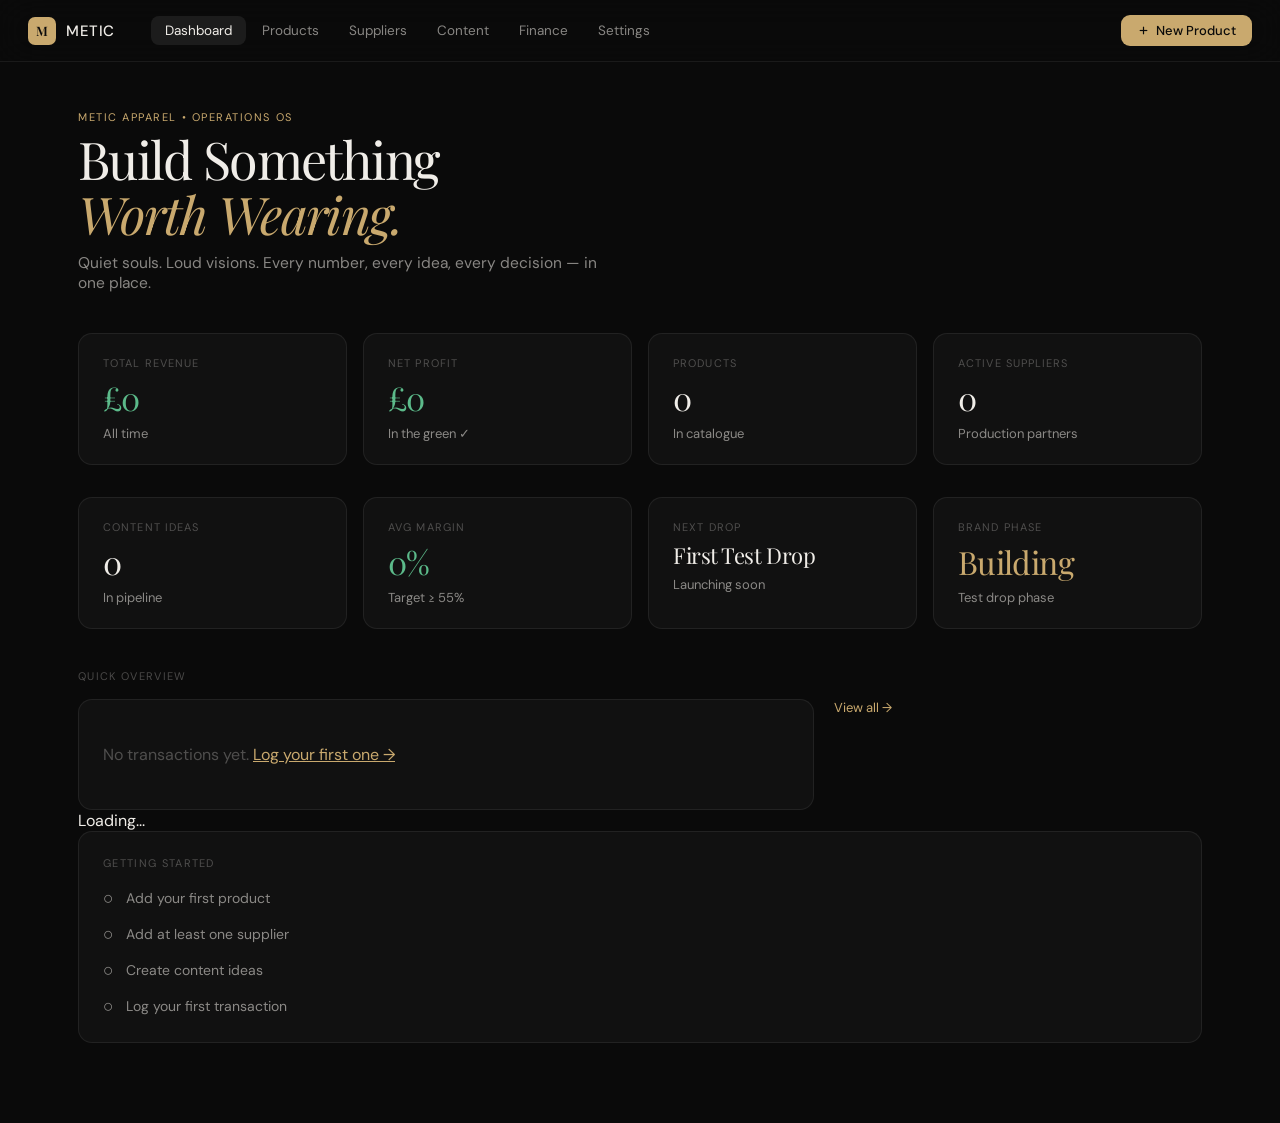
<file: index.html>
<!DOCTYPE html>
<html lang="en">
<head>
<meta charset="UTF-8" />
<meta name="viewport" content="width=device-width, initial-scale=1.0" />
<title>Metic OS • Dashboard</title>
<link rel="preconnect" href="https://fonts.googleapis.com" />
<link rel="preconnect" href="https://fonts.gstatic.com" crossorigin />
<link href="https://fonts.googleapis.com/css2?family=Playfair+Display:ital,wght@0,400;0,500;1,400&family=DM+Sans:wght@300;400;500&display=swap" rel="stylesheet" />

<style>
    *, *::before, *::after { box-sizing: border-box; margin: 0; padding: 0; }
    :root {
        --bg: #0a0a0a;
        --surface: #111111;
        --surface-2: #161616;
        --surface-3: #1c1c1c;
        --border: rgba(255,255,255,0.07);
        --border-hover: rgba(255,255,255,0.13);
        --text: #f0ede8;
        --text-2: rgba(240,237,232,0.55);
        --text-3: rgba(240,237,232,0.28);
        --accent: #c9a96e;
        --accent-dim: rgba(201,169,110,0.1);
        --green: #5cba8a;
        --red: #e05c5c;
        --nav-h: 62px;
        --radius: 14px;
        --radius-sm: 9px;
    }
    html { background: var(--bg); scroll-behavior: smooth; }
    body {
        font-family: 'DM Sans', sans-serif;
        background: var(--bg); color: var(--text);
        min-height: 100vh; -webkit-font-smoothing: antialiased;
    }

    /* NAV */
    nav {
        position: fixed; top: 0; left: 0; right: 0; z-index: 100;
        height: var(--nav-h); display: flex; align-items: center; padding: 0 28px;
        background: rgba(10,10,10,0.8); backdrop-filter: blur(20px);
        border-bottom: 1px solid var(--border);
    }
    .nav-logo { display: flex; align-items: center; gap: 10px; text-decoration: none; }
    .nav-monogram {
        width: 28px; height: 28px; border-radius: 7px; background: var(--accent);
        display: flex; align-items: center; justify-content: center;
        font-family: 'Playfair Display', serif; font-size: 13px; font-weight: 600; color: #0a0a0a;
    }
    .nav-wordmark { font-size: 15px; font-weight: 500; letter-spacing: 0.04em; text-transform: uppercase; color: var(--text); }
    .nav-links { display: flex; align-items: center; gap: 2px; margin-left: 36px; list-style: none; }
    .nav-links a {
        display: flex; align-items: center; gap: 6px; padding: 6px 14px; border-radius: 8px;
        font-size: 13.5px; color: var(--text-2); text-decoration: none;
        transition: color 0.2s, background 0.2s;
    }
    .nav-links a:hover { color: var(--text); background: rgba(255,255,255,0.05); }
    .nav-links a.active { color: var(--text); background: rgba(255,255,255,0.08); }
    .nav-right { margin-left: auto; }

    .btn-primary {
        display: flex; align-items: center; gap: 6px;
        padding: 7px 16px; border-radius: 9px;
        background: var(--accent); color: #0a0a0a;
        font-family: 'DM Sans', sans-serif; font-size: 13px; font-weight: 500;
        border: none; cursor: pointer;
        transition: opacity 0.2s, transform 0.15s;
    }
    .btn-primary:hover { opacity: 0.88; transform: translateY(-1px); }

    main {
        padding-top: calc(var(--nav-h) + 48px);
        padding-bottom: 80px;
        max-width: 1180px;
        margin: 0 auto;
        padding-left: 28px; padding-right: 28px;
    }

    .page-header { margin-bottom: 40px; }
    .hero-eyebrow { font-size: 11px; letter-spacing: 0.14em; text-transform: uppercase; color: var(--accent); margin-bottom: 8px; }
    .hero-title {
        font-family: 'Playfair Display', serif;
        font-size: clamp(32px, 4.5vw, 52px);
        font-weight: 400; line-height: 1.05; letter-spacing: -0.03em;
    }
    .hero-title em { font-style: italic; color: var(--accent); }
    .hero-sub { margin-top: 12px; font-size: 15.5px; color: var(--text-2); max-width: 520px; }

    /* STATS */
    .stats-row {
        display: grid; grid-template-columns: repeat(auto-fit, minmax(240px, 1fr)); gap: 16px;
        margin-bottom: 40px;
    }
    .stat-card {
        background: var(--surface); border: 1px solid var(--border);
        border-radius: var(--radius); padding: 22px 24px;
        transition: border-color 0.2s;
    }
    .stat-card:hover { border-color: var(--border-hover); }
    .stat-label { font-size: 11px; letter-spacing: 0.1em; text-transform: uppercase; color: var(--text-3); margin-bottom: 6px; }
    .stat-value {
        font-family: 'Playfair Display', serif;
        font-size: 32px; font-weight: 400; letter-spacing: -0.02em;
    }
    .stat-value.green { color: var(--green); }
    .stat-note { font-size: 13px; color: var(--text-2); margin-top: 6px; }

    /* CARDS */
    .card {
        background: var(--surface); border: 1px solid var(--border);
        border-radius: var(--radius); padding: 24px;
    }

    .section-head {
        display: flex; align-items: center; justify-content: space-between;
        margin: 32px 0 16px;
    }
    .section-title {
        font-size: 11px; letter-spacing: 0.12em; text-transform: uppercase; color: var(--text-3);
    }

    @keyframes fadeUp {
        from { opacity: 0; transform: translateY(14px); }
        to { opacity: 1; transform: translateY(0); }
    }

    @media (max-width: 900px) {
        .stats-row { grid-template-columns: 1fr 1fr; }
    }
</style>
</head>
<body>

<!-- NAV -->
<nav>
    <a href="../index.html" class="nav-logo">
        <div class="nav-monogram">M</div>
        <span class="nav-wordmark" id="navBrandName">Metic</span>
    </a>
    <ul class="nav-links">
        <li><a href="index.html" class="active">Dashboard</a></li>
        <li><a href="pages/products.html">Products</a></li>
        <li><a href="pages/suppliers.html">Suppliers</a></li>
        <li><a href="pages/content.html">Content</a></li>
        <li><a href="pages/finance.html">Finance</a></li>
        <li><a href="pages/settings.html">Settings</a></li>
    </ul>
    <div class="nav-right">
        <button class="btn-primary" onclick="quickNewAction()">
            <svg width="13" height="13" fill="none" viewBox="0 0 24 24" stroke="currentColor" stroke-width="2.2">
                <line x1="12" y1="5" x2="12" y2="19"/>
                <line x1="5" y1="12" x2="19" y2="12"/>
            </svg>
            <span id="quickActionText">New Product</span>
        </button>
    </div>
</nav>

<main>
    <!-- HERO -->
    <div class="page-header">
        <p class="hero-eyebrow">Metic Apparel • Operations OS</p>
        <h1 class="hero-title">Build Something<br><em>Worth Wearing.</em></h1>
        <p class="hero-sub">Quiet souls. Loud visions. Every number, every idea, every decision — in one place.</p>
    </div>

    <!-- MAIN STATS -->
    <div class="stats-row">
        <div class="stat-card">
            <p class="stat-label">Total Revenue</p>
            <p class="stat-value green" id="dashRevenue">£0</p>
            <p class="stat-note">All time</p>
        </div>
        <div class="stat-card">
            <p class="stat-label">Net Profit</p>
            <p class="stat-value" id="dashProfit">£0</p>
            <p class="stat-note" id="dashProfitNote">—</p>
        </div>
        <div class="stat-card">
            <p class="stat-label">Products</p>
            <p class="stat-value" id="dashProducts">0</p>
            <p class="stat-note">In catalogue</p>
        </div>
        <div class="stat-card">
            <p class="stat-label">Active Suppliers</p>
            <p class="stat-value" id="dashSuppliers">0</p>
            <p class="stat-note">Production partners</p>
        </div>
    </div>

    <div class="stats-row" style="margin-top:-8px">
        <div class="stat-card">
            <p class="stat-label">Content Ideas</p>
            <p class="stat-value" id="dashIdeas">0</p>
            <p class="stat-note">In pipeline</p>
        </div>
        <div class="stat-card">
            <p class="stat-label">Avg Margin</p>
            <p class="stat-value green" id="dashMargin">—</p>
            <p class="stat-note">Target ≥ 55%</p>
        </div>
        <div class="stat-card">
            <p class="stat-label">Next Drop</p>
            <p class="stat-value" id="nextDrop" style="font-size:22px;">First Test Drop</p>
            <p class="stat-note">Launching soon</p>
        </div>
        <div class="stat-card">
            <p class="stat-label">Brand Phase</p>
            <p class="stat-value" style="color:var(--accent)">Building</p>
            <p class="stat-note">Test drop phase</p>
        </div>
    </div>

    <!-- LOWER SECTION -->
    <div class="section-head">
        <span class="section-title">Quick Overview</span>
    </div>

    <div style="display:grid; grid-template-columns: 2fr 1fr; gap:20px;">
        <!-- Recent Activity -->
        <div id="recentActivity" class="card" style="padding:24px;">
    <!-- populated by JS -->
</div>
                <a href="pages/finance.html" style="font-size:13px;color:var(--accent);text-decoration:none;">View all →</a>
            </div>
            <div id="recentActivity">Loading...</div>
        </div>

        <!-- Quick Actions + Checklist -->
        <div class="card">
            <div class="section-head" style="margin:0 0 16px 0">
                <span class="section-title">Getting Started</span>
            </div>
            <div id="checklist" style="display:flex;flex-direction:column;gap:12px;font-size:14px;"></div>
        </div>
    </div>
</main>

<script>
// Shared data keys
function loadData() {
    const products = JSON.parse(localStorage.getItem('metic_products') || '[]');
    const transactions = JSON.parse(localStorage.getItem('metic_transactions') || '[]');
    const ideas = JSON.parse(localStorage.getItem('metic_content_ideas') || '[]');
    const suppliers = JSON.parse(localStorage.getItem('metic_suppliers') || '[]');

    // Revenue & Profit
    const revenue = transactions.filter(t => t.type === 'income').reduce((sum, t) => sum + t.amount, 0);
    const expenses = transactions.filter(t => t.type !== 'income').reduce((sum, t) => sum + t.amount, 0);
    const profit = revenue - expenses;
    const margin = revenue > 0 ? Math.round((profit / revenue) * 100) : 0;

    document.getElementById('dashRevenue').textContent = '£' + revenue.toFixed(0);
    document.getElementById('dashProfit').textContent = '£' + profit.toFixed(0);
    document.getElementById('dashProfit').className = profit >= 0 ? 'stat-value green' : 'stat-value';
    document.getElementById('dashProfitNote').textContent = profit >= 0 ? 'In the green ✓' : 'Watch costs';
    document.getElementById('dashMargin').textContent = margin + '%';

    // Counts
    document.getElementById('dashProducts').textContent = products.length;
    document.getElementById('dashSuppliers').textContent = suppliers.length;
    document.getElementById('dashIdeas').textContent = ideas.length;

    // Recent Activity
    renderRecentActivity(transactions);

    // Checklist
    renderChecklist(products, suppliers, ideas);
}

function renderRecentActivity(transactions) {
    const container = document.getElementById('recentActivity');
    if (transactions.length === 0) {
        container.innerHTML = `<p style="color:var(--text-3);padding:20px 0;">No transactions yet. <a href="pages/finance.html" style="color:var(--accent)">Log your first one →</a></p>`;
        return;
    }

    const recent = transactions.slice(0, 4);
    let html = `<div style="display:flex;flex-direction:column;gap:12px;">`;
    recent.forEach(t => {
        const isIncome = t.type === 'income';
        html += `
            <div style="display:flex;justify-content:space-between;align-items:center;padding:8px 0;border-bottom:1px solid var(--border);">
                <div>
                    <div style="font-size:13.5px;">${t.desc}</div>
                    <div style="font-size:12px;color:var(--text-3);">${t.date || 'Recent'}</div>
                </div>
                <div style="color:${isIncome ? 'var(--green)' : 'var(--red)'};font-weight:500;">
                    ${isIncome ? '+' : '-'}£${t.amount}
                </div>
            </div>`;
    });
    html += `</div>`;
    container.innerHTML = html;
}

function renderChecklist(products, suppliers, ideas) {
    const checklist = document.getElementById('checklist');
    const checks = [
        { label: "Add your first product", done: products.length > 0 },
        { label: "Add at least one supplier", done: suppliers.length > 0 },
        { label: "Create content ideas", done: ideas.length > 0 },
        { label: "Log your first transaction", done: false } // can be enhanced later
    ];

    let html = '';
    checks.forEach(item => {
        html += `
            <div style="display:flex;align-items:center;gap:12px;color:${item.done ? 'var(--green)' : 'var(--text-2)'};">
                <span style="font-size:18px;">${item.done ? '✓' : '○'}</span>
                <span>${item.label}</span>
            </div>`;
    });
    checklist.innerHTML = html;
}

// Initialize
loadData();
</script>
<script>
// Global Brand Settings Sync
function syncBrandSettings() {
    const settings = JSON.parse(localStorage.getItem('metic_brand_settings') || '{}');
    
    // Update nav brand name
    const brandEl = document.getElementById('navBrandName');
    if (brandEl && settings.brandName) brandEl.textContent = settings.brandName.split(' ')[0];

    // Update accent color dynamically (optional advanced touch)
    if (settings.brandColor) {
        document.documentElement.style.setProperty('--accent', settings.brandColor);
    }
}

// Quick action smart button
function quickNewAction() {
    const path = window.location.pathname;
    if (path.includes('products')) {
        // Trigger product modal if on products page
        if (typeof openProductModal === 'function') openProductModal();
        else location.href = 'products.html';
    } else if (path.includes('suppliers')) {
        if (typeof openSupplierModal === 'function') openSupplierModal();
        else location.href = 'suppliers.html';
    } else {
        location.href = 'pages/products.html';
    }
}

// Run on load
document.addEventListener('DOMContentLoaded', () => {
    syncBrandSettings();
});
</script>
</body>
</html>
</file>
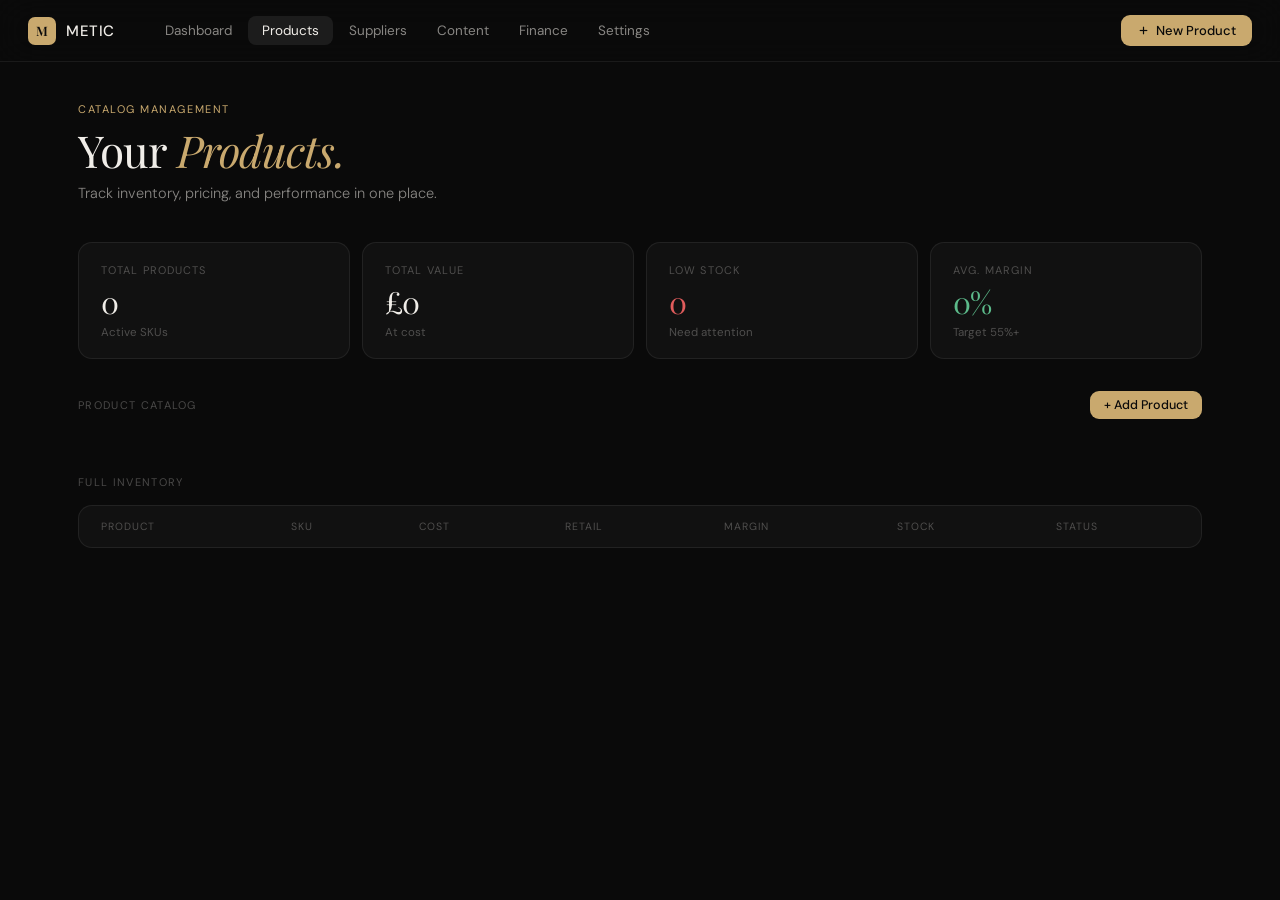
<file: products.html>
<!DOCTYPE html>
<html lang="en">
<head>
<meta charset="UTF-8" />
<meta name="viewport" content="width=device-width, initial-scale=1.0" />
<title>Products | Metic OS</title>
<link rel="preconnect" href="https://fonts.googleapis.com" />
<link rel="preconnect" href="https://fonts.gstatic.com" crossorigin />
<link href="https://fonts.googleapis.com/css2?family=Playfair+Display:ital,wght@0,400;0,500;1,400&family=DM+Sans:wght@300;400;500&display=swap" rel="stylesheet" />

<style>
    *, *::before, *::after { box-sizing: border-box; margin: 0; padding: 0; }
    :root {
        --bg: #0a0a0a;
        --surface: #111111;
        --surface-2: #161616;
        --surface-3: #1c1c1c;
        --border: rgba(255,255,255,0.07);
        --border-hover: rgba(255,255,255,0.13);
        --text: #f0ede8;
        --text-2: rgba(240,237,232,0.55);
        --text-3: rgba(240,237,232,0.28);
        --accent: #c9a96e;
        --accent-dim: rgba(201,169,110,0.1);
        --green: #5cba8a;
        --green-dim: rgba(92,186,138,0.1);
        --red: #e05c5c;
        --red-dim: rgba(224,92,92,0.1);
        --nav-h: 62px;
        --radius: 14px;
        --radius-sm: 9px;
    }
    html { background: var(--bg); scroll-behavior: smooth; }
    body {
        font-family: 'DM Sans', sans-serif;
        background: var(--bg);
        color: var(--text);
        min-height: 100vh;
        -webkit-font-smoothing: antialiased;
    }

    /* NAV */
    nav {
        position: fixed; top: 0; left: 0; right: 0; z-index: 100;
        height: var(--nav-h);
        display: flex; align-items: center; padding: 0 28px;
        background: rgba(10,10,10,0.8);
        backdrop-filter: blur(20px);
        border-bottom: 1px solid var(--border);
    }
    .nav-logo { display: flex; align-items: center; gap: 10px; text-decoration: none; }
    .nav-monogram {
        width: 28px; height: 28px; border-radius: 7px;
        background: var(--accent);
        display: flex; align-items: center; justify-content: center;
        font-family: 'Playfair Display', serif; font-size: 13px; font-weight: 600;
        color: #0a0a0a;
    }
    .nav-wordmark { font-size: 15px; font-weight: 500; letter-spacing: 0.04em; text-transform: uppercase; color: var(--text); }
    .nav-links { display: flex; align-items: center; gap: 2px; margin-left: 36px; list-style: none; }
    .nav-links a {
        display: flex; align-items: center; gap: 6px;
        padding: 6px 14px; border-radius: 8px;
        font-size: 13.5px; color: var(--text-2); text-decoration: none;
        transition: color 0.2s, background 0.2s;
    }
    .nav-links a:hover { color: var(--text); background: rgba(255,255,255,0.05); }
    .nav-links a.active { color: var(--text); background: rgba(255,255,255,0.08); }
    .nav-right { margin-left: auto; }

    .btn-primary {
        display: flex; align-items: center; gap: 6px;
        padding: 7px 16px; border-radius: 9px;
        background: var(--accent); color: #0a0a0a;
        font-family: 'DM Sans', sans-serif; font-size: 13px; font-weight: 500;
        border: none; cursor: pointer; text-decoration: none;
        transition: opacity 0.2s, transform 0.15s;
    }
    .btn-primary:hover { opacity: 0.88; transform: translateY(-1px); }

    /* MAIN */
    main {
        padding-top: calc(var(--nav-h) + 40px);
        padding-bottom: 80px;
        max-width: 1180px;
        margin: 0 auto;
        padding-left: 28px; padding-right: 28px;
    }

    /* PAGE HEADER */
    .page-header { margin-bottom: 40px; animation: fadeUp 0.45s ease both; }
    .page-eyebrow {
        font-size: 11px; letter-spacing: 0.14em; text-transform: uppercase;
        color: var(--accent); margin-bottom: 10px;
    }
    .page-title {
        font-family: 'Playfair Display', serif;
        font-size: clamp(28px, 3.5vw, 44px);
        font-weight: 400; line-height: 1.1; letter-spacing: -0.02em;
    }
    .page-title em { font-style: italic; color: var(--accent); }
    .page-sub { margin-top: 10px; font-size: 14.5px; font-weight: 300; color: var(--text-2); }

    /* STATS */
    .stats-row {
        display: grid; grid-template-columns: repeat(4, 1fr); gap: 12px;
        margin-bottom: 32px; animation: fadeUp 0.45s 0.07s ease both;
    }
    .stat-card {
        background: var(--surface); border: 1px solid var(--border);
        border-radius: var(--radius); padding: 20px 22px 18px;
        transition: border-color 0.2s;
    }
    .stat-card:hover { border-color: var(--border-hover); }
    .stat-label { font-size: 11px; letter-spacing: 0.1em; text-transform: uppercase; color: var(--text-3); margin-bottom: 10px; }
    .stat-value {
        font-family: 'Playfair Display', serif;
        font-size: 30px; font-weight: 400; line-height: 1;
        color: var(--text); letter-spacing: -0.02em;
    }
    .stat-value.green { color: var(--green); }
    .stat-value.red { color: var(--red); }
    .stat-note { margin-top: 8px; font-size: 11.5px; color: var(--text-3); }

    /* PRODUCT GRID */
    .products-grid {
        display: grid;
        grid-template-columns: repeat(auto-fill, minmax(280px, 1fr));
        gap: 16px;
        margin-bottom: 40px;
        animation: fadeUp 0.45s 0.1s ease both;
    }
    .product-card {
        background: var(--surface);
        border: 1px solid var(--border);
        border-radius: var(--radius);
        overflow: hidden;
        transition: all 0.2s;
        cursor: pointer;
    }
    .product-card:hover {
        border-color: var(--border-hover);
        transform: translateY(-4px);
    }
    .product-image {
        height: 260px;
        background: var(--surface-2);
        background-size: cover;
        background-position: center;
        position: relative;
    }
    .product-image::after {
        content: attr(data-stock);
        position: absolute;
        top: 12px; right: 12px;
        font-size: 11px; padding: 4px 10px;
        border-radius: 20px;
        background: rgba(10,10,10,0.85);
        color: var(--text);
    }
    .product-body {
        padding: 18px 20px;
    }
    .product-name {
        font-size: 15.5px; font-weight: 500; margin-bottom: 6px;
        line-height: 1.3;
    }
    .product-meta {
        font-size: 12.5px; color: var(--text-3); margin-bottom: 12px;
    }
    .product-price {
        font-family: 'Playfair Display', serif;
        font-size: 18px; font-weight: 400;
        color: var(--accent);
    }
    .product-margin {
        font-size: 12px; color: var(--green); margin-left: 8px;
    }

    /* SECTION HEAD */
    .section-head {
        display: flex; align-items: center; justify-content: space-between;
        margin: 32px 0 16px;
    }
    .section-title {
        font-size: 11px; letter-spacing: 0.12em; text-transform: uppercase;
        color: var(--text-3);
    }

    /* TABLE */
    .table-card {
        background: var(--surface); border: 1px solid var(--border);
        border-radius: var(--radius); overflow: hidden;
    }
    table { width: 100%; border-collapse: collapse; }
    thead th {
        padding: 14px 22px; text-align: left;
        font-size: 10.5px; letter-spacing: 0.1em; text-transform: uppercase;
        color: var(--text-3); font-weight: 400;
    }
    tbody tr {
        border-top: 1px solid var(--border);
        transition: background 0.15s;
    }
    tbody tr:hover { background: var(--surface-2); }
    tbody td {
        padding: 16px 22px; font-size: 13.5px; color: var(--text-2);
    }
    .stock-low { color: var(--red); font-weight: 500; }

    @keyframes fadeUp {
        from { opacity: 0; transform: translateY(14px); }
        to { opacity: 1; transform: translateY(0); }
    }

    @media (max-width: 900px) {
        .stats-row { grid-template-columns: repeat(2, 1fr); }
        .products-grid { grid-template-columns: repeat(auto-fill, minmax(240px, 1fr)); }
    }
</style>
</head>
<body>

<!-- NAV -->
<nav>
    <a href="../index.html" class="nav-logo">
        <div class="nav-monogram">M</div>
        <span class="nav-wordmark" id="navBrandName">Metic</span>
    </a>
    <ul class="nav-links">
        <li><a href="../index.html">Dashboard</a></li>
        <li><a href="products.html" class="active">Products</a></li>
        <li><a href="suppliers.html">Suppliers</a></li>
        <li><a href="content.html">Content</a></li>
        <li><a href="finance.html">Finance</a></li>
        <li><a href="settings.html">Settings</a></li>
    </ul>
    <div class="nav-right">
        <button class="btn-primary" onclick="quickNewAction()">
            <svg width="13" height="13" fill="none" viewBox="0 0 24 24" stroke="currentColor" stroke-width="2.2">
                <line x1="12" y1="5" x2="12" y2="19"/>
                <line x1="5" y1="12" x2="19" y2="12"/>
            </svg>
            <span id="quickActionText">New Product</span>
        </button>
    </div>
</nav>

<main>
    <!-- PAGE HEADER -->
    <div class="page-header">
        <p class="page-eyebrow">Catalog Management</p>
        <h1 class="page-title">Your <em>Products.</em></h1>
        <p class="page-sub">Track inventory, pricing, and performance in one place.</p>
    </div>

    <!-- STATS -->
    <div class="stats-row" id="statsRow">
        <div class="stat-card">
            <p class="stat-label">Total Products</p>
            <p class="stat-value" id="statTotal">0</p>
            <p class="stat-note">Active SKUs</p>
        </div>
        <div class="stat-card">
            <p class="stat-label">Total Value</p>
            <p class="stat-value" id="statValue">£0</p>
            <p class="stat-note">At cost</p>
        </div>
        <div class="stat-card">
            <p class="stat-label">Low Stock</p>
            <p class="stat-value red" id="statLowStock">0</p>
            <p class="stat-note">Need attention</p>
        </div>
        <div class="stat-card">
            <p class="stat-label">Avg. Margin</p>
            <p class="stat-value green" id="statAvgMargin">—</p>
            <p class="stat-note">Target 55%+</p>
        </div>
    </div>

    <!-- PRODUCT GRID -->
    <div class="section-head">
        <span class="section-title">Product Catalog</span>
        <button class="btn-primary" onclick="openProductModal()" style="font-size:12.5px; padding:6px 14px;">
            + Add Product
        </button>
    </div>
    <div class="products-grid" id="productsGrid"></div>

    <!-- INVENTORY TABLE -->
    <div class="section-head">
        <span class="section-title">Full Inventory</span>
    </div>
    <div class="table-card">
        <table id="inventoryTable">
            <thead>
                <tr>
                    <th>Product</th>
                    <th>SKU</th>
                    <th>Cost</th>
                    <th>Retail</th>
                    <th>Margin</th>
                    <th>Stock</th>
                    <th>Status</th>
                </tr>
            </thead>
            <tbody id="tableBody"></tbody>
        </table>
    </div>
</main>

<!-- PRODUCT MODAL -->
<div id="productModal" style="display:none; position:fixed; inset:0; background:rgba(0,0,0,0.85); z-index:1000; align-items:center; justify-content:center;">
    <div style="background:var(--surface); border:1px solid var(--border); border-radius:var(--radius); width:480px; max-width:92vw;">
        <div style="padding:20px 24px; border-bottom:1px solid var(--border); display:flex; justify-content:space-between;">
            <h3 id="modalTitle">New Product</h3>
            <button onclick="closeProductModal()" style="background:none;border:none;color:var(--text-3);font-size:24px;cursor:pointer;">×</button>
        </div>
        <div style="padding:24px; display:flex; flex-direction:column; gap:16px;">
            <input type="text" id="pName" placeholder="Product Name" style="background:var(--surface-3);border:1px solid var(--border);border-radius:9px;padding:11px 14px;color:var(--text);">
            
            <div style="display:grid;grid-template-columns:1fr 1fr;gap:16px;">
                <input type="text" id="pSKU" placeholder="SKU" style="background:var(--surface-3);border:1px solid var(--border);border-radius:9px;padding:11px 14px;color:var(--text);">
                <input type="number" id="pStock" value="50" placeholder="Stock" style="background:var(--surface-3);border:1px solid var(--border);border-radius:9px;padding:11px 14px;color:var(--text);">
            </div>

            <div style="display:grid;grid-template-columns:1fr 1fr;gap:16px;">
                <input type="number" id="pCost" step="0.01" placeholder="Cost (£)" style="background:var(--surface-3);border:1px solid var(--border);border-radius:9px;padding:11px 14px;color:var(--text);">
                <input type="number" id="pRetail" step="0.01" placeholder="Retail Price (£)" style="background:var(--surface-3);border:1px solid var(--border);border-radius:9px;padding:11px 14px;color:var(--text);">
            </div>

            <div>
                <label style="font-size:11.5px;color:var(--text-3);display:block;margin-bottom:6px;">Primary Supplier</label>
                <select id="pSupplier" style="width:100%;background:var(--surface-3);border:1px solid var(--border);border-radius:9px;padding:11px 14px;color:var(--text);">
                    <option value="">Select Supplier</option>
                </select>
            </div>
        </div>
        <div style="padding:16px 24px; border-top:1px solid var(--border); display:flex; gap:12px; justify-content:flex-end;">
            <button onclick="closeProductModal()" style="padding:9px 20px;background:transparent;border:1px solid var(--border);color:var(--text-2);border-radius:9px;cursor:pointer;">Cancel</button>
            <button onclick="saveProduct()" style="padding:9px 24px;background:var(--accent);color:#0a0a0a;border:none;border-radius:9px;font-weight:500;cursor:pointer;">Save Product</button>
        </div>
    </div>
</div>

<script>
// State
let products = JSON.parse(localStorage.getItem('metic_products') || '[]');

// Render everything
function renderAll() {
    renderStats();
    renderGrid();
    renderTable();
}

function renderStats() {
    const total = products.length;
    const totalValue = products.reduce((sum, p) => sum + (p.cost * p.stock), 0);
    const lowStock = products.filter(p => p.stock < 15).length;
    const margins = products.filter(p => p.retail && p.cost).map(p => ((p.retail - p.cost) / p.retail) * 100);
    const avgMargin = margins.length ? (margins.reduce((a,b)=>a+b,0)/margins.length).toFixed(0) : 0;

    document.getElementById('statTotal').textContent = total;
    document.getElementById('statValue').textContent = '£' + totalValue.toFixed(0);
    document.getElementById('statLowStock').textContent = lowStock;
    document.getElementById('statAvgMargin').textContent = avgMargin + '%';
}

function renderGrid() {
    const grid = document.getElementById('productsGrid');
    grid.innerHTML = products.map(p => `
        <div class="product-card" onclick="editProduct(${p.id})">
            <div class="product-image" style="background-image: url('https://picsum.photos/id/${(p.id % 50) + 10}/600/400')" data-stock="${p.stock} pcs">
            </div>
            <div class="product-body">
                <div class="product-name">${p.name}</div>
                <div class="product-meta">${p.sku}</div>
                <div>
                    <span class="product-price">£${p.retail}</span>
                    <span class="product-margin">${((p.retail - p.cost)/p.retail*100).toFixed(0)}% margin</span>
                </div>
            </div>
        </div>
    `).join('');
}

function renderTable() {
    const tbody = document.getElementById('tableBody');
    tbody.innerHTML = products.map(p => `
        <tr onclick="editProduct(${p.id})">
            <td><strong>${p.name}</strong></td>
            <td style="color:var(--text-3)">${p.sku}</td>
            <td>£${p.cost}</td>
            <td>£${p.retail}</td>
            <td style="color:var(--green)">${((p.retail - p.cost)/p.retail*100).toFixed(0)}%</td>
            <td class="${p.stock < 15 ? 'stock-low' : ''}">${p.stock}</td>
            <td><span style="padding:2px 10px; border-radius:20px; font-size:11px; background:${p.stock > 0 ? 'var(--green-dim)' : 'var(--red-dim)'}; color:${p.stock > 0 ? 'var(--green)' : 'var(--red)'}">
                ${p.stock > 0 ? 'In Stock' : 'Out of Stock'}
            </span></td>
        </tr>
    `).join('');
}

// Modal
let editingId = null;

function openProductModal() {
    editingId = null;
    document.getElementById('modalTitle').textContent = 'New Product';
    document.getElementById('pName').value = '';
    document.getElementById('pSKU').value = '';
    document.getElementById('pStock').value = '50';
    document.getElementById('pCost').value = '';
    document.getElementById('pRetail').value = '';
    document.getElementById('productModal').style.display = 'flex';
}

function closeProductModal() {
    document.getElementById('productModal').style.display = 'none';
}

function saveProduct() {
    const name = document.getElementById('pName').value.trim();
    if (!name) return alert("Product name is required");

    const product = {
        id: editingId || Date.now(),
        name,
        sku: document.getElementById('pSKU').value || 'SKU-' + Date.now().toString().slice(-6),
        stock: parseInt(document.getElementById('pStock').value) || 0,
        cost: parseFloat(document.getElementById('pCost').value) || 0,
        retail: parseFloat(document.getElementById('pRetail').value) || 0,
    };

    if (editingId) {
        const idx = products.findIndex(p => p.id === editingId);
        if (idx !== -1) products[idx] = product;
    } else {
        products.unshift(product);
    }

    localStorage.setItem('metic_products', JSON.stringify(products));
    closeProductModal();
    renderAll();
}
// Add this function
function populateSupplierDropdown() {
    const select = document.getElementById('pSupplier');
    const suppliers = JSON.parse(localStorage.getItem('metic_suppliers') || '[]');
    select.innerHTML = '<option value="">Select Supplier</option>';
    suppliers.forEach(s => {
        const opt = document.createElement('option');
        opt.value = s.id;
        opt.textContent = s.name;
        select.appendChild(opt);
    });
}

function editProduct(id) {
    const product = products.find(p => p.id === id);
    if (!product) return;

    editingId = id;
    document.getElementById('modalTitle').textContent = 'Edit Product';
    document.getElementById('pName').value = product.name;
    document.getElementById('pSKU').value = product.sku;
    document.getElementById('pStock').value = product.stock;
    document.getElementById('pCost').value = product.cost;
    document.getElementById('pRetail').value = product.retail;
    document.getElementById('productModal').style.display = 'flex';
}

// Init
renderAll();
</script>
<script>
// Global Brand Settings Sync
function syncBrandSettings() {
    const settings = JSON.parse(localStorage.getItem('metic_brand_settings') || '{}');
    
    // Update nav brand name
    const brandEl = document.getElementById('navBrandName');
    if (brandEl && settings.brandName) brandEl.textContent = settings.brandName.split(' ')[0];

    // Update accent color dynamically (optional advanced touch)
    if (settings.brandColor) {
        document.documentElement.style.setProperty('--accent', settings.brandColor);
    }
}

// Quick action smart button
function quickNewAction() {
    const path = window.location.pathname;
    if (path.includes('products')) {
        // Trigger product modal if on products page
        if (typeof openProductModal === 'function') openProductModal();
        else location.href = 'products.html';
    } else if (path.includes('suppliers')) {
        if (typeof openSupplierModal === 'function') openSupplierModal();
        else location.href = 'suppliers.html';
    } else {
        location.href = 'pages/products.html';
    }
}

// Run on load
document.addEventListener('DOMContentLoaded', () => {
    syncBrandSettings();
});
</script>
</body>
</html>
</file>
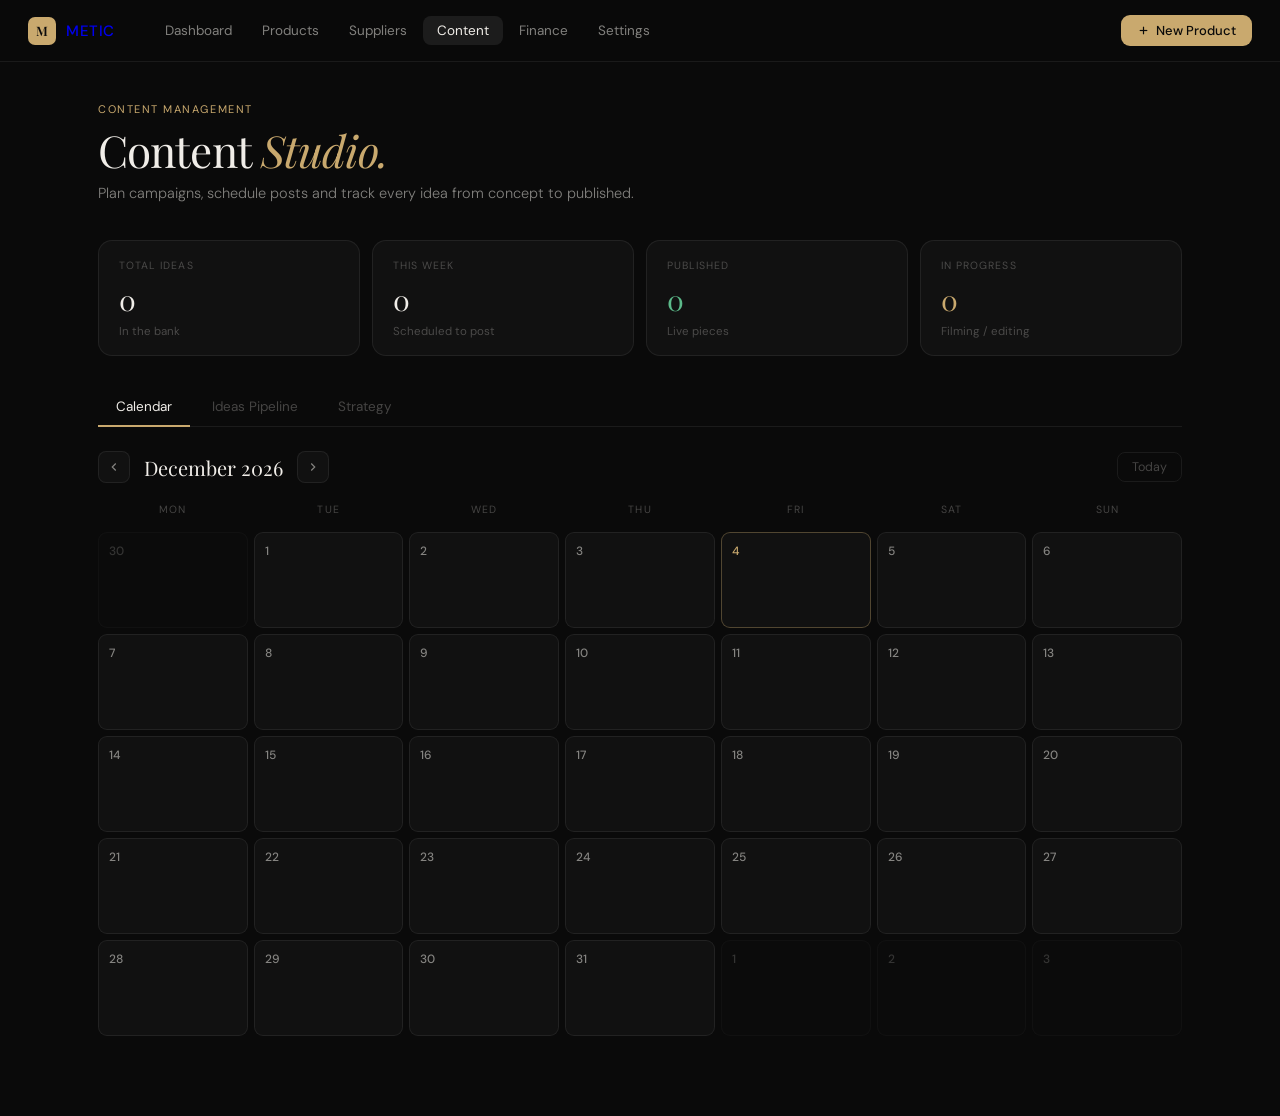
<file: pages/content.html>
<!DOCTYPE html>
<html lang="en">
<head>
<meta charset="UTF-8" />
<meta name="viewport" content="width=device-width, initial-scale=1.0" />
<title>Content Studio | Metic OS</title>
<link rel="preconnect" href="https://fonts.googleapis.com" />
<link rel="preconnect" href="https://fonts.gstatic.com" crossorigin />
<link href="https://fonts.googleapis.com/css2?family=Playfair+Display:ital,wght@0,400;0,500;1,400&family=DM+Sans:wght@300;400;500&display=swap" rel="stylesheet" />
<style>
*, *::before, *::after { box-sizing: border-box; margin: 0; padding: 0; }

:root {
  --bg: #0a0a0a;
  --surface: #111111;
  --surface-2: #161616;
  --surface-3: #1e1e1e;
  --border: rgba(255,255,255,0.07);
  --border-hover: rgba(255,255,255,0.13);
  --text: #f0ede8;
  --text-2: rgba(240,237,232,0.52);
  --text-3: rgba(240,237,232,0.26);
  --accent: #c9a96e;
  --accent-dim: rgba(201,169,110,0.1);
  --tiktok: #69C9D0;
  --tiktok-dim: rgba(105,201,208,0.1);
  --insta: #E1306C;
  --insta-dim: rgba(225,48,108,0.1);
  --yt: #e05c5c;
  --yt-dim: rgba(224,92,92,0.1);
  --green: #5cba8a;
  --green-dim: rgba(92,186,138,0.1);
  --amber: #e0a84a;
  --amber-dim: rgba(224,168,74,0.1);
  --nav-h: 62px;
  --radius: 14px;
  --radius-sm: 9px;
}

html { background: var(--bg); scroll-behavior: smooth; }
body {
  font-family: 'DM Sans', sans-serif;
  background: var(--bg); color: var(--text);
  min-height: 100vh; -webkit-font-smoothing: antialiased;
}

/* NAV */
nav {
  position: fixed; top: 0; left: 0; right: 0; z-index: 200;
  height: var(--nav-h); display: flex; align-items: center; padding: 0 28px;
  background: rgba(10,10,10,0.82); backdrop-filter: blur(20px);
  border-bottom: 1px solid var(--border);
}
.nav-logo { display: flex; align-items: center; gap: 10px; text-decoration: none; }
.nav-monogram {
  width: 28px; height: 28px; border-radius: 7px; background: var(--accent);
  display: flex; align-items: center; justify-content: center;
  font-family: 'Playfair Display', serif; font-size: 13px; font-weight: 600; color: #0a0a0a;
}
.nav-wordmark { font-size: 15px; font-weight: 500; letter-spacing: 0.04em; text-transform: uppercase; }
.nav-links { display: flex; align-items: center; gap: 2px; margin-left: 36px; list-style: none; }
.nav-links a {
  display: flex; align-items: center; gap: 6px; padding: 6px 14px; border-radius: 8px;
  font-size: 13.5px; color: var(--text-2); text-decoration: none; transition: color 0.2s, background 0.2s;
}
.nav-links a:hover { color: var(--text); background: rgba(255,255,255,0.05); }
.nav-links a.active { color: var(--text); background: rgba(255,255,255,0.08); }
.nav-right { margin-left: auto; display: flex; align-items: center; gap: 10px; }
.btn-primary {
  display: flex; align-items: center; gap: 6px; padding: 7px 16px; border-radius: 9px;
  background: var(--accent); color: #0a0a0a;
  font-family: 'DM Sans', sans-serif; font-size: 13px; font-weight: 500;
  border: none; cursor: pointer; transition: opacity 0.2s, transform 0.15s;
}
.btn-primary:hover { opacity: 0.88; transform: translateY(-1px); }

/* MAIN */
main {
  padding-top: calc(var(--nav-h) + 40px); padding-bottom: 80px;
  max-width: 1140px; margin: 0 auto; padding-left: 28px; padding-right: 28px;
}

/* PAGE HEADER */
.page-header { margin-bottom: 38px; animation: fadeUp 0.45s ease both; }
.page-eyebrow { font-size: 11px; letter-spacing: 0.14em; text-transform: uppercase; color: var(--accent); margin-bottom: 10px; }
.page-title {
  font-family: 'Playfair Display', serif; font-size: clamp(28px,3.5vw,44px);
  font-weight: 400; line-height: 1.1; letter-spacing: -0.02em;
}
.page-title em { font-style: italic; color: var(--accent); }
.page-sub { margin-top: 10px; font-size: 14.5px; font-weight: 300; color: var(--text-2); }

/* STAT STRIP */
.stat-strip {
  display: grid; grid-template-columns: repeat(4, 1fr); gap: 12px;
  margin-bottom: 32px; animation: fadeUp 0.45s 0.07s ease both;
}
.stat-card {
  background: var(--surface); border: 1px solid var(--border);
  border-radius: var(--radius); padding: 18px 20px 16px; transition: border-color 0.2s;
}
.stat-card:hover { border-color: var(--border-hover); }
.stat-label { font-size: 10.5px; letter-spacing: 0.1em; text-transform: uppercase; color: var(--text-3); margin-bottom: 9px; }
.stat-value { font-family: 'Playfair Display', serif; font-size: 28px; font-weight: 400; letter-spacing: -0.02em; }
.stat-note { font-size: 11.5px; color: var(--text-3); margin-top: 6px; }

/* TABS */
.tab-bar {
  display: flex; align-items: center; gap: 4px; margin-bottom: 24px;
  border-bottom: 1px solid var(--border); padding-bottom: 0;
  animation: fadeUp 0.45s 0.1s ease both;
}
.tab-btn {
  padding: 10px 18px; border: none; background: none; cursor: pointer;
  font-family: 'DM Sans', sans-serif; font-size: 13.5px; color: var(--text-3);
  border-bottom: 2px solid transparent; margin-bottom: -1px;
  transition: color 0.2s, border-color 0.2s;
}
.tab-btn:hover { color: var(--text-2); }
.tab-btn.active { color: var(--text); border-bottom-color: var(--accent); }

/* TAB PANELS */
.tab-panel { display: none; animation: fadeUp 0.3s ease both; }
.tab-panel.active { display: block; }

/* ── CALENDAR TAB ── */
.cal-controls {
  display: flex; align-items: center; justify-content: space-between;
  margin-bottom: 20px;
}
.cal-nav { display: flex; align-items: center; gap: 14px; }
.cal-nav-btn {
  width: 32px; height: 32px; border-radius: 8px;
  background: var(--surface); border: 1px solid var(--border);
  color: var(--text-2); cursor: pointer; display: flex; align-items: center; justify-content: center;
  transition: background 0.15s, color 0.15s;
}
.cal-nav-btn:hover { background: var(--surface-3); color: var(--text); }
.cal-nav-btn svg { pointer-events: none; }
.cal-month {
  font-family: 'Playfair Display', serif; font-size: 20px; font-weight: 400; color: var(--text);
}
.cal-today-btn {
  padding: 6px 14px; border-radius: 8px;
  background: transparent; border: 1px solid var(--border);
  color: var(--text-3); font-family: 'DM Sans', sans-serif; font-size: 12.5px; cursor: pointer;
  transition: all 0.15s;
}
.cal-today-btn:hover { color: var(--text); border-color: var(--border-hover); }

.cal-grid {
  display: grid; grid-template-columns: repeat(7, 1fr); gap: 6px;
}
.cal-day-header {
  text-align: center; font-size: 10.5px; letter-spacing: 0.1em; text-transform: uppercase;
  color: var(--text-3); padding-bottom: 10px;
}
.cal-cell {
  background: var(--surface); border: 1px solid var(--border);
  border-radius: var(--radius-sm); padding: 10px 10px 8px;
  min-height: 96px; cursor: pointer; transition: border-color 0.15s, background 0.15s;
  position: relative;
}
.cal-cell:hover { border-color: var(--border-hover); background: var(--surface-2); }
.cal-cell.today { border-color: rgba(201,169,110,0.35); }
.cal-cell.today .cal-date { color: var(--accent); }
.cal-cell.other-month { opacity: 0.35; }
.cal-cell.has-content { border-color: rgba(255,255,255,0.1); }
.cal-date { font-size: 12px; font-weight: 500; color: var(--text-2); margin-bottom: 6px; }
.cal-dots { display: flex; flex-wrap: wrap; gap: 3px; }
.cal-dot {
  height: 4px; border-radius: 2px; flex: 0 0 auto;
  max-width: 100%;
}
.cal-dot.tiktok { background: var(--tiktok); width: 18px; }
.cal-dot.instagram { background: var(--insta); width: 18px; }
.cal-dot.youtube { background: var(--yt); width: 18px; }
.cal-dot.general { background: var(--accent); width: 18px; }

.cal-cell-items { display: flex; flex-direction: column; gap: 3px; margin-top: 4px; }
.cal-item-chip {
  font-size: 10px; padding: 2px 6px; border-radius: 4px;
  white-space: nowrap; overflow: hidden; text-overflow: ellipsis;
  font-weight: 500; cursor: pointer;
}
.chip-tiktok    { background: var(--tiktok-dim); color: var(--tiktok); }
.chip-instagram { background: var(--insta-dim); color: var(--insta); }
.chip-youtube   { background: var(--yt-dim); color: var(--yt); }
.chip-general   { background: var(--accent-dim); color: var(--accent); }
.chip-idea      { background: rgba(255,255,255,0.05); color: var(--text-3); }

/* ── IDEAS / PIPELINE TAB ── */
.pipeline {
  display: grid; grid-template-columns: repeat(4, 1fr); gap: 12px;
}
.pipeline-col {
  background: var(--surface); border: 1px solid var(--border);
  border-radius: var(--radius); overflow: hidden;
}
.pipeline-col-header {
  padding: 14px 16px; border-bottom: 1px solid var(--border);
  display: flex; align-items: center; gap: 8px;
}
.pipeline-col-dot { width: 8px; height: 8px; border-radius: 50%; flex-shrink: 0; }
.pipeline-col-title { font-size: 12.5px; font-weight: 500; color: var(--text-2); }
.pipeline-col-count {
  margin-left: auto; font-size: 11px; color: var(--text-3);
  background: var(--surface-3); padding: 2px 8px; border-radius: 10px;
}
.pipeline-cards { padding: 10px; display: flex; flex-direction: column; gap: 8px; min-height: 160px; }
.idea-card {
  background: var(--surface-2); border: 1px solid var(--border);
  border-radius: var(--radius-sm); padding: 12px 13px; cursor: pointer;
  transition: border-color 0.15s, transform 0.15s;
}
.idea-card:hover { border-color: var(--border-hover); transform: translateY(-1px); }
.idea-card-title { font-size: 13px; color: var(--text); margin-bottom: 7px; line-height: 1.4; }
.idea-card-meta { display: flex; align-items: center; gap: 6px; flex-wrap: wrap; }
.platform-pill {
  font-size: 10.5px; font-weight: 500; padding: 2px 8px; border-radius: 20px;
}
.pill-tiktok    { background: var(--tiktok-dim); color: var(--tiktok); }
.pill-instagram { background: var(--insta-dim); color: var(--insta); }
.pill-youtube   { background: var(--yt-dim); color: var(--yt); }
.pill-general   { background: var(--accent-dim); color: var(--accent); }
.idea-date { font-size: 11px; color: var(--text-3); margin-left: auto; }
.idea-card-actions {
  display: flex; gap: 4px; margin-top: 9px; border-top: 1px solid var(--border); padding-top: 8px;
}
.idea-action-btn {
  font-size: 11px; padding: 3px 9px; border-radius: 5px;
  border: 1px solid var(--border); background: transparent; cursor: pointer;
  color: var(--text-3); font-family: 'DM Sans', sans-serif;
  transition: all 0.15s;
}
.idea-action-btn:hover { color: var(--text); border-color: var(--border-hover); background: var(--surface-3); }
.idea-action-btn.advance { color: var(--accent); border-color: rgba(201,169,110,0.25); }
.idea-action-btn.advance:hover { background: var(--accent-dim); }
.idea-del-btn {
  margin-left: auto; background: none; border: none; cursor: pointer;
  color: var(--text-3); padding: 3px 6px; border-radius: 5px; font-size: 11px;
  transition: color 0.15s;
}
.idea-del-btn:hover { color: var(--yt); }

.pipeline-empty { padding: 20px 16px; text-align: center; }
.pipeline-empty p { font-size: 12px; color: var(--text-3); }

/* ── STRATEGY TAB ── */
.strategy-grid { display: grid; grid-template-columns: 1fr 1fr; gap: 16px; }
.strat-card {
  background: var(--surface); border: 1px solid var(--border);
  border-radius: var(--radius); overflow: hidden;
}
.strat-header {
  padding: 16px 20px 14px; border-bottom: 1px solid var(--border);
  display: flex; align-items: center; gap: 12px;
}
.strat-icon {
  width: 30px; height: 30px; border-radius: 8px;
  display: flex; align-items: center; justify-content: center; flex-shrink: 0;
}
.strat-title { font-size: 14px; font-weight: 500; color: var(--text); }
.strat-sub { font-size: 12px; color: var(--text-3); margin-top: 2px; }
.strat-body { padding: 18px 20px; }

.platform-row {
  display: flex; align-items: center; gap: 12px; padding: 11px 0;
  border-bottom: 1px solid var(--border);
}
.platform-row:last-child { border-bottom: none; }
.platform-name { font-size: 13.5px; color: var(--text); flex: 1; display: flex; align-items: center; gap: 8px; }
.platform-dot { width: 8px; height: 8px; border-radius: 50%; flex-shrink: 0; }
.platform-freq { font-size: 12.5px; color: var(--text-3); }
.freq-select {
  background: var(--surface-3); border: 1px solid var(--border);
  border-radius: 6px; padding: 5px 10px;
  font-family: 'DM Sans', sans-serif; font-size: 12px; color: var(--text);
  outline: none; cursor: pointer; -webkit-appearance: none;
}
.freq-select:focus { border-color: rgba(201,169,110,0.35); }

.focus-tags { display: flex; flex-wrap: wrap; gap: 8px; }
.focus-tag {
  padding: 7px 14px; border-radius: 20px; font-size: 12.5px; cursor: pointer;
  border: 1px solid var(--border); color: var(--text-3); background: transparent;
  font-family: 'DM Sans', sans-serif; transition: all 0.15s;
}
.focus-tag.active { background: var(--accent-dim); color: var(--accent); border-color: rgba(201,169,110,0.3); }
.focus-tag:hover:not(.active) { color: var(--text-2); border-color: var(--border-hover); }

.pillars-list { display: flex; flex-direction: column; gap: 10px; }
.pillar-row { display: flex; align-items: center; gap: 10px; }
.pillar-bar-wrap { flex: 1; height: 4px; background: var(--surface-3); border-radius: 2px; overflow: hidden; }
.pillar-bar { height: 100%; border-radius: 2px; transition: width 0.5s; }
.pillar-name { font-size: 12.5px; color: var(--text-2); width: 130px; flex-shrink: 0; }
.pillar-pct  { font-size: 12px; color: var(--text-3); width: 34px; text-align: right; }
.pillar-controls { display: flex; gap: 4px; }
.pillar-btn {
  width: 22px; height: 22px; border-radius: 5px; border: 1px solid var(--border);
  background: var(--surface-3); color: var(--text-3); cursor: pointer; font-size: 13px;
  display: flex; align-items: center; justify-content: center;
  transition: all 0.15s;
}
.pillar-btn:hover { color: var(--text); border-color: var(--border-hover); }

.content-goals { display: flex; flex-direction: column; gap: 12px; }
.cgoal { }
.cgoal-top { display: flex; justify-content: space-between; margin-bottom: 7px; }
.cgoal-name { font-size: 13px; color: var(--text-2); }
.cgoal-val  { font-size: 12px; color: var(--text-3); }
.cgoal-val span { color: var(--text); font-weight: 500; }
.cgoal-track { height: 4px; background: var(--surface-3); border-radius: 2px; overflow: hidden; }
.cgoal-fill  { height: 100%; border-radius: 2px; background: var(--accent); }

/* MODAL */
.modal-overlay {
  position: fixed; inset: 0; z-index: 500;
  background: rgba(0,0,0,0.72); backdrop-filter: blur(6px);
  display: flex; align-items: center; justify-content: center;
  opacity: 0; pointer-events: none; transition: opacity 0.2s;
}
.modal-overlay.open { opacity: 1; pointer-events: all; }
.modal {
  background: var(--surface); border: 1px solid var(--border-hover);
  border-radius: var(--radius); width: 480px; max-width: calc(100vw - 40px);
  transform: translateY(12px); transition: transform 0.25s;
  overflow: hidden;
}
.modal-overlay.open .modal { transform: translateY(0); }
.modal-header {
  padding: 20px 22px 16px; border-bottom: 1px solid var(--border);
  display: flex; align-items: center; justify-content: space-between;
}
.modal-title { font-family: 'Playfair Display', serif; font-size: 18px; font-weight: 400; }
.modal-close {
  width: 28px; height: 28px; border-radius: 7px; border: 1px solid var(--border);
  background: transparent; color: var(--text-3); cursor: pointer; font-size: 16px;
  display: flex; align-items: center; justify-content: center; transition: all 0.15s;
}
.modal-close:hover { color: var(--text); border-color: var(--border-hover); }
.modal-body { padding: 22px; display: flex; flex-direction: column; gap: 14px; }
.modal-footer { padding: 16px 22px; border-top: 1px solid var(--border); display: flex; gap: 10px; justify-content: flex-end; }

.field { display: flex; flex-direction: column; gap: 7px; }
.field-label { font-size: 11.5px; color: var(--text-3); letter-spacing: 0.04em; }
.field input, .field select, .field textarea {
  background: var(--surface-3); border: 1px solid var(--border);
  border-radius: var(--radius-sm); padding: 10px 13px;
  font-family: 'DM Sans', sans-serif; font-size: 13.5px; color: var(--text); outline: none;
  transition: border-color 0.2s; width: 100%; -webkit-appearance: none;
}
.field textarea { resize: vertical; min-height: 80px; line-height: 1.5; }
.field input:focus, .field select:focus, .field textarea:focus { border-color: rgba(201,169,110,0.4); }
.field input::placeholder, .field textarea::placeholder { color: var(--text-3); }
.field select option { background: #1c1c1c; }
.field-row { display: grid; grid-template-columns: 1fr 1fr; gap: 12px; }

.btn-ghost {
  padding: 9px 18px; border-radius: var(--radius-sm);
  background: transparent; border: 1px solid var(--border); color: var(--text-2);
  font-family: 'DM Sans', sans-serif; font-size: 13px; cursor: pointer;
  transition: all 0.15s;
}
.btn-ghost:hover { background: var(--surface-3); color: var(--text); border-color: var(--border-hover); }
.btn-save {
  padding: 9px 22px; border-radius: var(--radius-sm);
  background: var(--accent); color: #0a0a0a;
  font-family: 'DM Sans', sans-serif; font-size: 13.5px; font-weight: 500;
  border: none; cursor: pointer; transition: opacity 0.2s;
}
.btn-save:hover { opacity: 0.85; }

/* SECTION HEAD */
.section-head { display: flex; align-items: center; justify-content: space-between; margin-bottom: 16px; }
.section-title { font-size: 11px; letter-spacing: 0.12em; text-transform: uppercase; color: var(--text-3); }

/* EMPTY */
.empty-state { padding: 40px 20px; text-align: center; }
.empty-state-icon { font-size: 24px; opacity: 0.25; margin-bottom: 12px; }
.empty-state-title { font-size: 14px; color: var(--text-2); margin-bottom: 6px; }
.empty-state-sub   { font-size: 12.5px; color: var(--text-3); }

@keyframes fadeUp {
  from { opacity: 0; transform: translateY(14px); }
  to   { opacity: 1; transform: translateY(0); }
}

@media (max-width: 900px) {
  .stat-strip { grid-template-columns: 1fr 1fr; }
  .pipeline   { grid-template-columns: 1fr 1fr; }
  .strategy-grid { grid-template-columns: 1fr; }
  .nav-links  { display: none; }
}
@media (max-width: 600px) {
  .pipeline { grid-template-columns: 1fr; }
  .cal-grid { gap: 3px; }
  .cal-cell { min-height: 60px; padding: 6px; }
}
</style>
</head>
<body>

<!-- NAV -->
<nav>
    <a href="../index.html" class="nav-logo">
        <div class="nav-monogram">M</div>
        <span class="nav-wordmark" id="navBrandName">Metic</span>
    </a>
    <ul class="nav-links">
        <li><a href="../index.html">Dashboard</a></li>
        <li><a href="products.html">Products</a></li>
        <li><a href="suppliers.html">Suppliers</a></li>
        <li><a href="content.html" class="active">Content</a></li>
        <li><a href="finance.html">Finance</a></li>
        <li><a href="settings.html">Settings</a></li>
    </ul>
    <div class="nav-right">
        <button class="btn-primary" onclick="quickNewAction()">
            <svg width="13" height="13" fill="none" viewBox="0 0 24 24" stroke="currentColor" stroke-width="2.2">
                <line x1="12" y1="5" x2="12" y2="19"/>
                <line x1="5" y1="12" x2="19" y2="12"/>
            </svg>
            <span id="quickActionText">New Product</span>
        </button>
    </div>
</nav>

<main>
  <!-- HEADER -->
  <div class="page-header">
    <p class="page-eyebrow">Content Management</p>
    <h1 class="page-title">Content <em>Studio.</em></h1>
    <p class="page-sub">Plan campaigns, schedule posts and track every idea from concept to published.</p>
  </div>

  <!-- STATS -->
  <div class="stat-strip" id="statStrip">
    <div class="stat-card">
      <p class="stat-label">Total Ideas</p>
      <p class="stat-value" id="statTotal">0</p>
      <p class="stat-note">In the bank</p>
    </div>
    <div class="stat-card">
      <p class="stat-label">This Week</p>
      <p class="stat-value" id="statWeek">0</p>
      <p class="stat-note">Scheduled to post</p>
    </div>
    <div class="stat-card">
      <p class="stat-label">Published</p>
      <p class="stat-value" style="color: var(--green)" id="statPublished">0</p>
      <p class="stat-note">Live pieces</p>
    </div>
    <div class="stat-card">
      <p class="stat-label">In Progress</p>
      <p class="stat-value" style="color: var(--accent)" id="statProgress">0</p>
      <p class="stat-note">Filming / editing</p>
    </div>
  </div>

  <!-- TABS -->
  <div class="tab-bar">
    <button class="tab-btn active" onclick="switchTab('calendar', this)">Calendar</button>
    <button class="tab-btn" onclick="switchTab('pipeline', this)">Ideas Pipeline</button>
    <button class="tab-btn" onclick="switchTab('strategy', this)">Strategy</button>
  </div>

  <!-- ── CALENDAR TAB ── -->
  <div class="tab-panel active" id="tab-calendar">
    <div class="cal-controls">
      <div class="cal-nav">
        <button class="cal-nav-btn" onclick="changeMonth(-1)">
          <svg width="14" height="14" fill="none" viewBox="0 0 24 24" stroke="currentColor" stroke-width="2"><path d="M15 18l-6-6 6-6"/></svg>
        </button>
        <span class="cal-month" id="calMonthLabel"></span>
        <button class="cal-nav-btn" onclick="changeMonth(1)">
          <svg width="14" height="14" fill="none" viewBox="0 0 24 24" stroke="currentColor" stroke-width="2"><path d="M9 18l6-6-6-6"/></svg>
        </button>
      </div>
      <button class="cal-today-btn" onclick="goToday()">Today</button>
    </div>
    <div class="cal-grid" id="calGrid"></div>
  </div>

  <!-- ── PIPELINE TAB ── -->
  <div class="tab-panel" id="tab-pipeline">
    <div class="pipeline" id="pipelineBoard"></div>
  </div>

  <!-- ── STRATEGY TAB ── -->
  <div class="tab-panel" id="tab-strategy">
    <div class="strategy-grid">

      <!-- Platform Cadence -->
      <div class="strat-card">
        <div class="strat-header">
          <div class="strat-icon" style="background: var(--tiktok-dim); border: 1px solid rgba(105,201,208,0.2)">
            <svg width="15" height="15" fill="none" viewBox="0 0 24 24" stroke="var(--tiktok)" stroke-width="1.8"><path d="M9 12a4 4 0 104 4V4a5 5 0 005 5"/></svg>
          </div>
          <div>
            <p class="strat-title">Platform Cadence</p>
            <p class="strat-sub">Set your posting frequency per platform</p>
          </div>
        </div>
        <div class="strat-body">
          <div class="platform-row">
            <span class="platform-name"><span class="platform-dot" style="background:var(--tiktok)"></span>TikTok</span>
            <select class="freq-select" id="freqTiktok" onchange="saveStrategy()">
              <option value="1">1× / week</option>
              <option value="2">2× / week</option>
              <option value="3" selected>3× / week</option>
              <option value="5">5× / week</option>
              <option value="7">Daily</option>
            </select>
          </div>
          <div class="platform-row">
            <span class="platform-name"><span class="platform-dot" style="background:var(--insta)"></span>Instagram</span>
            <select class="freq-select" id="freqInsta" onchange="saveStrategy()">
              <option value="1">1× / week</option>
              <option value="2" selected>2× / week</option>
              <option value="3">3× / week</option>
              <option value="5">5× / week</option>
              <option value="7">Daily</option>
            </select>
          </div>
          <div class="platform-row">
            <span class="platform-name"><span class="platform-dot" style="background:var(--yt)"></span>YouTube Shorts</span>
            <select class="freq-select" id="freqYt" onchange="saveStrategy()">
              <option value="1" selected>1× / week</option>
              <option value="2">2× / week</option>
              <option value="3">3× / week</option>
              <option value="5">5× / week</option>
              <option value="7">Daily</option>
            </select>
          </div>
        </div>
      </div>

      <!-- Content Focus -->
      <div class="strat-card">
        <div class="strat-header">
          <div class="strat-icon" style="background: var(--accent-dim); border: 1px solid rgba(201,169,110,0.2)">
            <svg width="15" height="15" fill="none" viewBox="0 0 24 24" stroke="var(--accent)" stroke-width="1.8"><circle cx="12" cy="12" r="10"/><path d="M12 8v4l3 3"/></svg>
          </div>
          <div>
            <p class="strat-title">Current Focus</p>
            <p class="strat-sub">What's the content pushing right now?</p>
          </div>
        </div>
        <div class="strat-body">
          <div class="focus-tags" id="focusTags">
            <button class="focus-tag active" onclick="toggleFocus(this)">Drop Hype</button>
            <button class="focus-tag" onclick="toggleFocus(this)">Brand Building</button>
            <button class="focus-tag" onclick="toggleFocus(this)">Behind the Scenes</button>
            <button class="focus-tag" onclick="toggleFocus(this)">Educational</button>
            <button class="focus-tag" onclick="toggleFocus(this)">Community</button>
            <button class="focus-tag" onclick="toggleFocus(this)">Product Showcase</button>
            <button class="focus-tag" onclick="toggleFocus(this)">Lifestyle</button>
          </div>
        </div>
      </div>

      <!-- Content Pillars -->
      <div class="strat-card">
        <div class="strat-header">
          <div class="strat-icon" style="background: var(--green-dim); border: 1px solid rgba(92,186,138,0.2)">
            <svg width="15" height="15" fill="none" viewBox="0 0 24 24" stroke="var(--green)" stroke-width="1.8"><path d="M18 20V10M12 20V4M6 20v-6"/></svg>
          </div>
          <div>
            <p class="strat-title">Content Pillars</p>
            <p class="strat-sub">Balance across content types</p>
          </div>
        </div>
        <div class="strat-body">
          <div class="pillars-list" id="pillarsList"></div>
        </div>
      </div>

      <!-- Monthly Goals -->
      <div class="strat-card">
        <div class="strat-header">
          <div class="strat-icon" style="background: var(--amber-dim); border: 1px solid rgba(224,168,74,0.2)">
            <svg width="15" height="15" fill="none" viewBox="0 0 24 24" stroke="var(--amber)" stroke-width="1.8"><polyline points="22 12 18 12 15 21 9 3 6 12 2 12"/></svg>
          </div>
          <div>
            <p class="strat-title">Content Goals</p>
            <p class="strat-sub">Monthly targets</p>
          </div>
        </div>
        <div class="strat-body">
          <div class="content-goals" id="contentGoals">
            <div class="cgoal">
              <div class="cgoal-top">
                <span class="cgoal-name">Posts this month</span>
                <span class="cgoal-val"><span id="cg1">0</span> / 16</span>
              </div>
              <div class="cgoal-track"><div class="cgoal-fill" id="cgf1" style="width:0%"></div></div>
            </div>
            <div class="cgoal">
              <div class="cgoal-top">
                <span class="cgoal-name">Ideas in pipeline</span>
                <span class="cgoal-val"><span id="cg2">0</span> / 20</span>
              </div>
              <div class="cgoal-track"><div class="cgoal-fill" id="cgf2" style="width:0%"></div></div>
            </div>
            <div class="cgoal">
              <div class="cgoal-top">
                <span class="cgoal-name">Platforms active</span>
                <span class="cgoal-val"><span id="cg3">0</span> / 3</span>
              </div>
              <div class="cgoal-track"><div class="cgoal-fill" id="cgf3" style="width:0%; background: var(--tiktok)"></div></div>
            </div>
          </div>
        </div>
      </div>

    </div>
  </div>
</main>

<!-- ADD IDEA MODAL -->
<div class="modal-overlay" id="modalOverlay" onclick="handleOverlayClick(event)">
  <div class="modal">
    <div class="modal-header">
      <span class="modal-title">New Content Idea</span>
      <button class="modal-close" onclick="closeModal()">✕</button>
    </div>
    <div class="modal-body">
      <div class="field">
        <label class="field-label">Title / Concept</label>
        <input type="text" id="mTitle" placeholder="e.g. Day in the life — making the hoodie" />
      </div>
      <div class="field">
        <label class="field-label">Notes / Hook</label>
        <textarea id="mNotes" placeholder="What's the angle? What should viewers feel?"></textarea>
      </div>
      <div class="field-row">
        <div class="field">
          <label class="field-label">Platform</label>
          <select id="mPlatform">
            <option value="tiktok">TikTok</option>
            <option value="instagram">Instagram</option>
            <option value="youtube">YouTube Shorts</option>
            <option value="general">All Platforms</option>
          </select>
        </div>
        <div class="field">
          <label class="field-label">Content Type</label>
          <select id="mType">
            <option value="Drop Hype">Drop Hype</option>
            <option value="Brand Building">Brand Building</option>
            <option value="Behind the Scenes">Behind the Scenes</option>
            <option value="Educational">Educational</option>
            <option value="Lifestyle">Lifestyle</option>
            <option value="Product Showcase">Product Showcase</option>
          </select>
        </div>
      </div>
      <div class="field-row">
        <div class="field">
          <label class="field-label">Scheduled Date (optional)</label>
          <input type="date" id="mDate" />
        </div>
        <div class="field">
          <label class="field-label">Initial Status</label>
          <select id="mStatus">
            <option value="idea">Idea</option>
            <option value="scripted">Scripted</option>
            <option value="filming">Filming</option>
            <option value="editing">Editing</option>
          </select>
        </div>
      </div>
    </div>
    <div class="modal-footer">
      <button class="btn-ghost" onclick="closeModal()">Cancel</button>
      <button class="btn-save" onclick="saveIdea()">Save Idea</button>
    </div>
  </div>
</div>

<script>
// ── STATE ──
const STATUSES = ['idea','scripted','filming','editing','published'];
const STATUS_LABELS = { idea:'Idea', scripted:'Scripted', filming:'Filming', editing:'Editing', published:'Published' };
const STATUS_COLORS = { idea:'rgba(255,255,255,0.18)', scripted:'#e0a84a', filming:'#69C9D0', editing:'#c9a96e', published:'#5cba8a' };
const PLATFORM_COLORS = { tiktok:'var(--tiktok)', instagram:'var(--insta)', youtube:'var(--yt)', general:'var(--accent)' };

let ideas = JSON.parse(localStorage.getItem('metic_content_ideas') || '[]');
let calYear, calMonth;
let editingId = null;

const pillars = [
  { name:'Drop Hype',       pct:30, color:'var(--accent)' },
  { name:'Brand Building',  pct:25, color:'var(--green)' },
  { name:'Behind the Scenes',pct:20, color:'var(--tiktok)' },
  { name:'Educational',     pct:15, color:'var(--amber)' },
  { name:'Lifestyle',       pct:10, color:'var(--insta)' },
];

// ── INIT ──
(function init() {
  const now = new Date();
  calYear  = now.getFullYear();
  calMonth = now.getMonth();
  renderCalendar();
  renderPipeline();
  renderPillars();
  renderStats();
  renderGoals();
  loadStrategy();
})();

// ── TAB ──
function switchTab(id, btn) {
  document.querySelectorAll('.tab-btn').forEach(b => b.classList.remove('active'));
  document.querySelectorAll('.tab-panel').forEach(p => p.classList.remove('active'));
  btn.classList.add('active');
  document.getElementById('tab-' + id).classList.add('active');
}

// ── MODAL ──
function openModal(id) {
  editingId = id || null;
  if (id) {
    const idea = ideas.find(i => i.id === id);
    if (!idea) return;
    document.getElementById('mTitle').value    = idea.title;
    document.getElementById('mNotes').value    = idea.notes || '';
    document.getElementById('mPlatform').value = idea.platform;
    document.getElementById('mType').value     = idea.type;
    document.getElementById('mDate').value     = idea.date || '';
    document.getElementById('mStatus').value   = idea.status;
  } else {
    document.getElementById('mTitle').value    = '';
    document.getElementById('mNotes').value    = '';
    document.getElementById('mPlatform').value = 'tiktok';
    document.getElementById('mType').value     = 'Drop Hype';
    document.getElementById('mDate').value     = '';
    document.getElementById('mStatus').value   = 'idea';
  }
  document.getElementById('modalOverlay').classList.add('open');
  setTimeout(() => document.getElementById('mTitle').focus(), 100);
}
function closeModal() { document.getElementById('modalOverlay').classList.remove('open'); editingId = null; }
function handleOverlayClick(e) { if (e.target === document.getElementById('modalOverlay')) closeModal(); }

function saveIdea() {
  const title = document.getElementById('mTitle').value.trim();
  if (!title) { alert('Give the idea a title.'); return; }
  const data = {
    title,
    notes:    document.getElementById('mNotes').value.trim(),
    platform: document.getElementById('mPlatform').value,
    type:     document.getElementById('mType').value,
    date:     document.getElementById('mDate').value,
    status:   document.getElementById('mStatus').value,
  };
  if (editingId) {
    const idx = ideas.findIndex(i => i.id === editingId);
    if (idx >= 0) ideas[idx] = { ...ideas[idx], ...data };
  } else {
    ideas.unshift({ id: Date.now(), ...data, createdAt: new Date().toISOString() });
  }
  persist();
  closeModal();
  renderAll();
}

function deleteIdea(id) {
  ideas = ideas.filter(i => i.id !== id);
  persist();
  renderAll();
}

function advanceStatus(id) {
  const idea = ideas.find(i => i.id === id);
  if (!idea) return;
  const idx = STATUSES.indexOf(idea.status);
  if (idx < STATUSES.length - 1) { idea.status = STATUSES[idx + 1]; }
  persist();
  renderAll();
}

function persist() { localStorage.setItem('metic_content_ideas', JSON.stringify(ideas)); }

function renderAll() { renderCalendar(); renderPipeline(); renderStats(); renderGoals(); }

// ── STATS ──
function renderStats() {
  const now = new Date();
  const weekStart = new Date(now); weekStart.setDate(now.getDate() - now.getDay());
  const weekEnd   = new Date(weekStart); weekEnd.setDate(weekStart.getDate() + 6);
  const thisWeek  = ideas.filter(i => { if (!i.date) return false; const d = new Date(i.date); return d >= weekStart && d <= weekEnd; }).length;
  const published = ideas.filter(i => i.status === 'published').length;
  const inProg    = ideas.filter(i => ['filming','editing','scripted'].includes(i.status)).length;
  document.getElementById('statTotal').textContent     = ideas.length;
  document.getElementById('statWeek').textContent      = thisWeek;
  document.getElementById('statPublished').textContent = published;
  document.getElementById('statProgress').textContent  = inProg;
}

// ── CALENDAR ──
function changeMonth(delta) { calMonth += delta; if (calMonth > 11) { calMonth = 0; calYear++; } if (calMonth < 0) { calMonth = 11; calYear--; } renderCalendar(); }
function goToday() { const n = new Date(); calYear = n.getFullYear(); calMonth = n.getMonth(); renderCalendar(); }

function renderCalendar() {
  const months = ['January','February','March','April','May','June','July','August','September','October','November','December'];
  document.getElementById('calMonthLabel').textContent = months[calMonth] + ' ' + calYear;
  const grid = document.getElementById('calGrid');
  const days = ['Mon','Tue','Wed','Thu','Fri','Sat','Sun'];
  let html = days.map(d => `<div class="cal-day-header">${d}</div>`).join('');

  const first = new Date(calYear, calMonth, 1);
  let startDow = first.getDay(); // 0=Sun
  startDow = startDow === 0 ? 6 : startDow - 1; // convert to Mon=0

  const daysInMonth  = new Date(calYear, calMonth + 1, 0).getDate();
  const daysInPrev   = new Date(calYear, calMonth, 0).getDate();
  const today        = new Date();

  const ideasByDate = {};
  ideas.forEach(idea => { if (idea.date) { (ideasByDate[idea.date] = ideasByDate[idea.date] || []).push(idea); } });

  for (let i = 0; i < startDow; i++) {
    const d = daysInPrev - startDow + 1 + i;
    html += `<div class="cal-cell other-month"><div class="cal-date">${d}</div></div>`;
  }

  for (let d = 1; d <= daysInMonth; d++) {
    const isToday = d === today.getDate() && calMonth === today.getMonth() && calYear === today.getFullYear();
    const dateStr = `${calYear}-${String(calMonth+1).padStart(2,'0')}-${String(d).padStart(2,'0')}`;
    const dayIdeas = ideasByDate[dateStr] || [];
    const chips = dayIdeas.slice(0,3).map(i =>
      `<div class="cal-item-chip chip-${i.platform}" onclick="openModal(${i.id}); event.stopPropagation();" title="${i.title}">${i.title}</div>`
    ).join('');
    const more = dayIdeas.length > 3 ? `<div style="font-size:10px;color:var(--text-3);padding:1px 4px">+${dayIdeas.length-3} more</div>` : '';
    html += `<div class="cal-cell${isToday?' today':''}${dayIdeas.length?' has-content':''}" onclick="quickSchedule('${dateStr}')">
      <div class="cal-date">${d}</div>
      <div class="cal-cell-items">${chips}${more}</div>
    </div>`;
  }

  const used = startDow + daysInMonth;
  const remaining = Math.ceil(used / 7) * 7 - used;
  for (let i = 1; i <= remaining; i++) {
    html += `<div class="cal-cell other-month"><div class="cal-date">${i}</div></div>`;
  }
  grid.innerHTML = html;
}

function quickSchedule(dateStr) {
  document.getElementById('mDate').value = dateStr;
  openModal();
}

// ── PIPELINE ──
function renderPipeline() {
  const board = document.getElementById('pipelineBoard');
  board.innerHTML = STATUSES.map(status => {
    const cols = ideas.filter(i => i.status === status);
    const cards = cols.length ? cols.map(idea => `
      <div class="idea-card">
        <div class="idea-card-title">${idea.title}</div>
        <div class="idea-card-meta">
          <span class="platform-pill pill-${idea.platform}">${idea.platform.charAt(0).toUpperCase()+idea.platform.slice(1)}</span>
          <span style="font-size:10.5px;color:var(--text-3)">${idea.type}</span>
          ${idea.date ? `<span class="idea-date">${formatDate(idea.date)}</span>` : ''}
        </div>
        <div class="idea-card-actions">
          <button class="idea-action-btn" onclick="openModal(${idea.id})">Edit</button>
          ${status !== 'published' ? `<button class="idea-action-btn advance" onclick="advanceStatus(${idea.id})">→ ${STATUS_LABELS[STATUSES[STATUSES.indexOf(status)+1]]}</button>` : ''}
          <button class="idea-del-btn" onclick="deleteIdea(${idea.id})" title="Delete">✕</button>
        </div>
      </div>`).join('') : `<div class="pipeline-empty"><p>No ideas here</p></div>`;
    return `<div class="pipeline-col">
      <div class="pipeline-col-header">
        <span class="pipeline-col-dot" style="background:${STATUS_COLORS[status]}"></span>
        <span class="pipeline-col-title">${STATUS_LABELS[status]}</span>
        <span class="pipeline-col-count">${cols.length}</span>
      </div>
      <div class="pipeline-cards">${cards}</div>
    </div>`;
  }).join('');
}

function formatDate(str) {
  if (!str) return '';
  const d = new Date(str + 'T00:00:00');
  return d.toLocaleDateString('en-GB', { day:'numeric', month:'short' });
}

// ── PILLARS ──
function renderPillars() {
  const list = document.getElementById('pillarsList');
  list.innerHTML = pillars.map((p, i) => `
    <div class="pillar-row">
      <span class="pillar-name">${p.name}</span>
      <div class="pillar-bar-wrap"><div class="pillar-bar" style="width:${p.pct}%; background:${p.color}"></div></div>
      <span class="pillar-pct">${p.pct}%</span>
      <div class="pillar-controls">
        <button class="pillar-btn" onclick="adjPillar(${i},-5)">−</button>
        <button class="pillar-btn" onclick="adjPillar(${i},5)">+</button>
      </div>
    </div>`).join('');
}

function adjPillar(idx, delta) {
  pillars[idx].pct = Math.max(0, Math.min(100, pillars[idx].pct + delta));
  renderPillars();
}

// ── GOALS ──
function renderGoals() {
  const published = ideas.filter(i => i.status === 'published').length;
  const total = ideas.length;
  const now = new Date();
  const monthPublished = ideas.filter(i => {
    if (i.status !== 'published' || !i.date) return false;
    const d = new Date(i.date);
    return d.getMonth() === now.getMonth() && d.getFullYear() === now.getFullYear();
  }).length;

  const activePlatforms = new Set(ideas.map(i => i.platform)).size;

  const goals = [
    { id:'cg1', fill:'cgf1', val: monthPublished, target: 16 },
    { id:'cg2', fill:'cgf2', val: total, target: 20 },
    { id:'cg3', fill:'cgf3', val: Math.min(3, activePlatforms), target: 3 },
  ];
  goals.forEach(g => {
    const pct = Math.min(100, (g.val / g.target) * 100).toFixed(1);
    document.getElementById(g.id).textContent = g.val;
    document.getElementById(g.fill).style.width = pct + '%';
  });
}

// ── STRATEGY ──
function toggleFocus(btn) { btn.classList.toggle('active'); saveStrategy(); }

function saveStrategy() {
  const strategy = {
    freqTiktok: document.getElementById('freqTiktok').value,
    freqInsta:  document.getElementById('freqInsta').value,
    freqYt:     document.getElementById('freqYt').value,
    focus: [...document.querySelectorAll('.focus-tag.active')].map(b => b.textContent),
  };
  localStorage.setItem('metic_content_strategy', JSON.stringify(strategy));
}

function loadStrategy() {
  const s = JSON.parse(localStorage.getItem('metic_content_strategy') || 'null');
  if (!s) return;
  if (s.freqTiktok) document.getElementById('freqTiktok').value = s.freqTiktok;
  if (s.freqInsta)  document.getElementById('freqInsta').value  = s.freqInsta;
  if (s.freqYt)     document.getElementById('freqYt').value     = s.freqYt;
  if (s.focus) {
    document.querySelectorAll('.focus-tag').forEach(btn => {
      btn.classList.toggle('active', s.focus.includes(btn.textContent));
    });
  }
}
</script>
<script>
// Global Brand Settings Sync
function syncBrandSettings() {
    const settings = JSON.parse(localStorage.getItem('metic_brand_settings') || '{}');
    
    // Update nav brand name
    const brandEl = document.getElementById('navBrandName');
    if (brandEl && settings.brandName) brandEl.textContent = settings.brandName.split(' ')[0];

    // Update accent color dynamically (optional advanced touch)
    if (settings.brandColor) {
        document.documentElement.style.setProperty('--accent', settings.brandColor);
    }
}

// Quick action smart button
function quickNewAction() {
    const path = window.location.pathname;
    if (path.includes('products')) {
        // Trigger product modal if on products page
        if (typeof openProductModal === 'function') openProductModal();
        else location.href = 'products.html';
    } else if (path.includes('suppliers')) {
        if (typeof openSupplierModal === 'function') openSupplierModal();
        else location.href = 'suppliers.html';
    } else {
        location.href = 'pages/products.html';
    }
}

// Run on load
document.addEventListener('DOMContentLoaded', () => {
    syncBrandSettings();
});
</script>
</body>
</html>
</file>
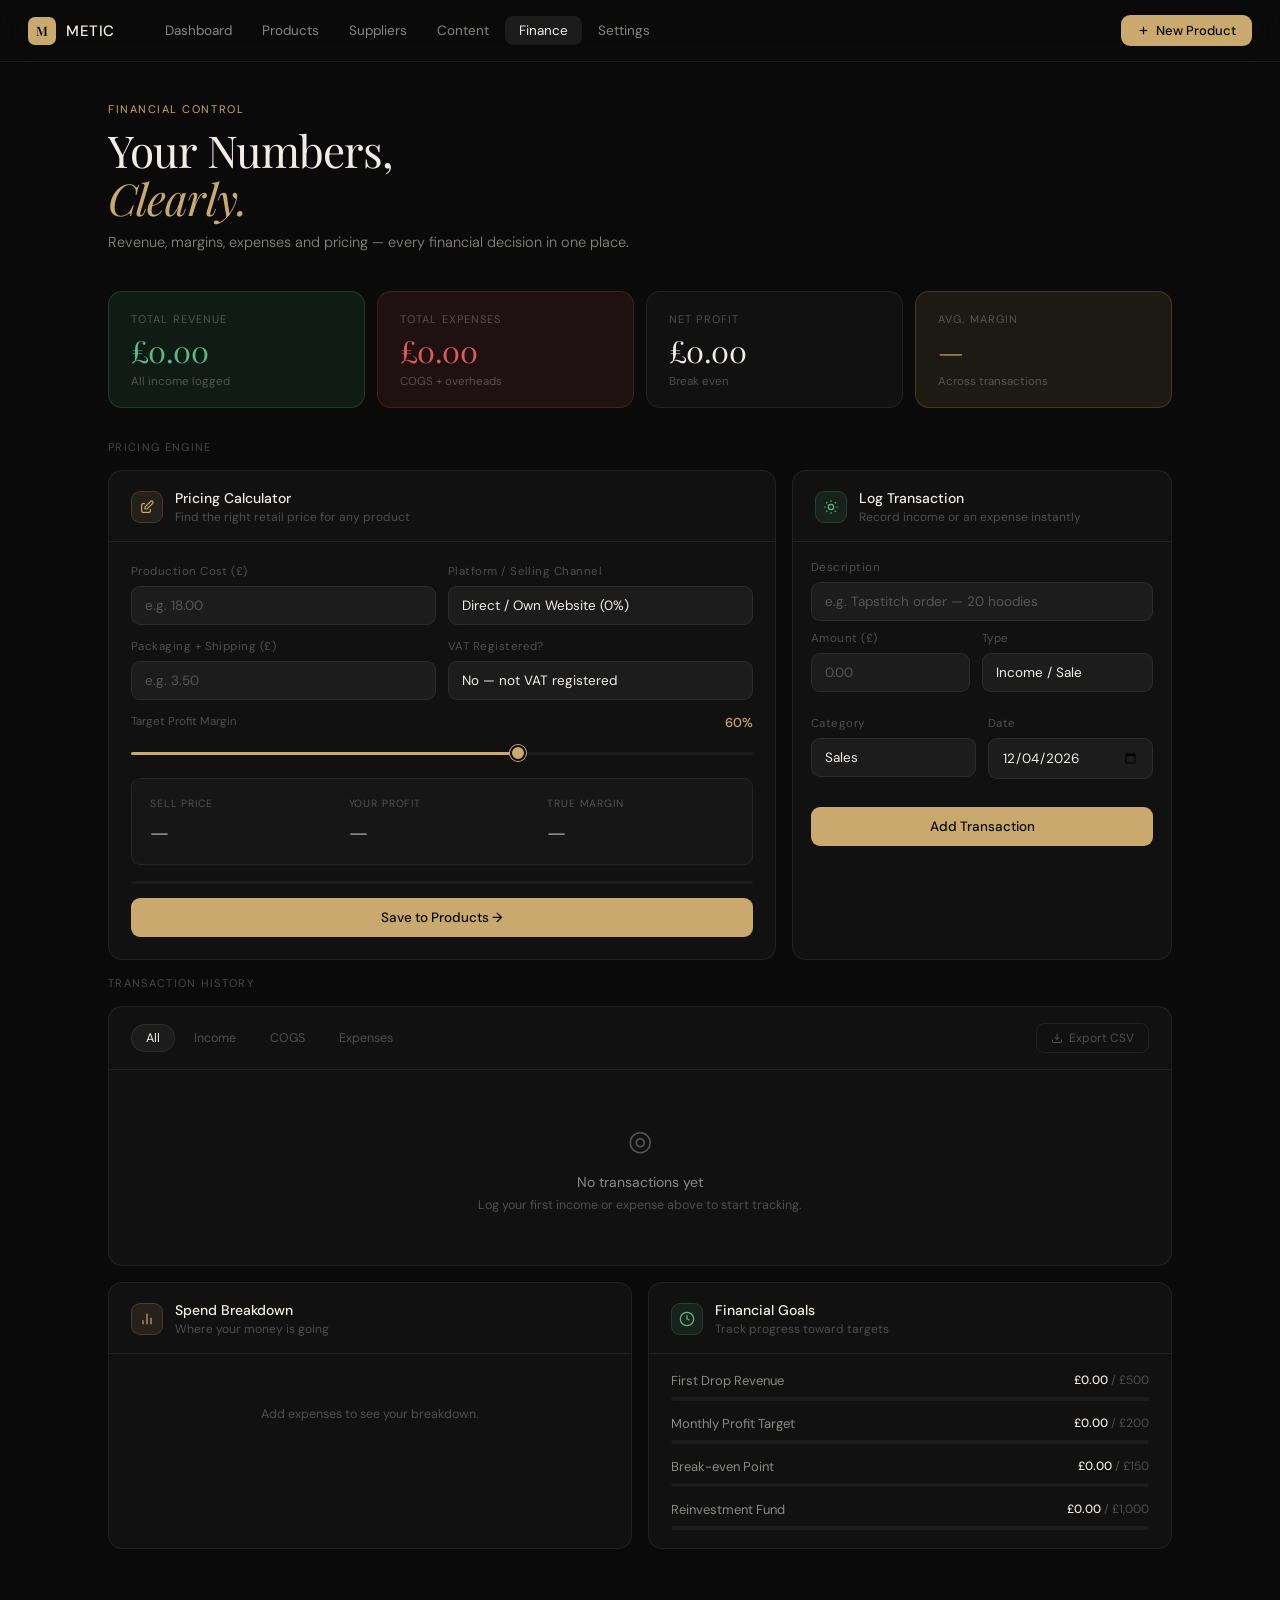
<file: pages/finance.html>
<!DOCTYPE html>
<html lang="en">
<head>
<meta charset="UTF-8" />
<meta name="viewport" content="width=device-width, initial-scale=1.0" />
<title>Finance | Metic OS</title>
<link rel="preconnect" href="https://fonts.googleapis.com" />
<link rel="preconnect" href="https://fonts.gstatic.com" crossorigin />
<link href="https://fonts.googleapis.com/css2?family=Playfair+Display:ital,wght@0,400;0,500;1,400&family=DM+Sans:wght@300;400;500&display=swap" rel="stylesheet" />
<style>
*, *::before, *::after { box-sizing: border-box; margin: 0; padding: 0; }

:root {
  --bg: #0a0a0a;
  --surface: #111111;
  --surface-2: #161616;
  --surface-3: #1c1c1c;
  --border: rgba(255,255,255,0.07);
  --border-hover: rgba(255,255,255,0.13);
  --text: #f0ede8;
  --text-2: rgba(240,237,232,0.55);
  --text-3: rgba(240,237,232,0.28);
  --accent: #c9a96e;
  --accent-dim: rgba(201,169,110,0.1);
  --green: #5cba8a;
  --green-dim: rgba(92,186,138,0.1);
  --red: #e05c5c;
  --red-dim: rgba(224,92,92,0.1);
  --amber: #e0a84a;
  --amber-dim: rgba(224,168,74,0.1);
  --nav-h: 62px;
  --radius: 14px;
  --radius-sm: 9px;
}

html { background: var(--bg); scroll-behavior: smooth; }
body {
  font-family: 'DM Sans', sans-serif;
  background: var(--bg);
  color: var(--text);
  min-height: 100vh;
  -webkit-font-smoothing: antialiased;
}

/* ── NAV ── */
nav {
  position: fixed; top: 0; left: 0; right: 0; z-index: 100;
  height: var(--nav-h);
  display: flex; align-items: center; padding: 0 28px;
  background: rgba(10,10,10,0.8);
  backdrop-filter: blur(20px);
  border-bottom: 1px solid var(--border);
}
.nav-logo { display: flex; align-items: center; gap: 10px; text-decoration: none; }
.nav-monogram {
  width: 28px; height: 28px; border-radius: 7px;
  background: var(--accent);
  display: flex; align-items: center; justify-content: center;
  font-family: 'Playfair Display', serif; font-size: 13px; font-weight: 600;
  color: #0a0a0a;
}
.nav-wordmark { font-size: 15px; font-weight: 500; letter-spacing: 0.04em; text-transform: uppercase; color: var(--text); }
.nav-links { display: flex; align-items: center; gap: 2px; margin-left: 36px; list-style: none; }
.nav-links a {
  display: flex; align-items: center; gap: 6px;
  padding: 6px 14px; border-radius: 8px;
  font-size: 13.5px; color: var(--text-2); text-decoration: none;
  transition: color 0.2s, background 0.2s;
}
.nav-links a:hover { color: var(--text); background: rgba(255,255,255,0.05); }
.nav-links a.active { color: var(--text); background: rgba(255,255,255,0.08); }
.nav-right { margin-left: auto; }
.btn-primary {
  display: flex; align-items: center; gap: 6px;
  padding: 7px 16px; border-radius: 9px;
  background: var(--accent); color: #0a0a0a;
  font-family: 'DM Sans', sans-serif; font-size: 13px; font-weight: 500;
  border: none; cursor: pointer; text-decoration: none;
  transition: opacity 0.2s, transform 0.15s;
}
.btn-primary:hover { opacity: 0.88; transform: translateY(-1px); }

/* ── MAIN ── */
main {
  padding-top: calc(var(--nav-h) + 40px);
  padding-bottom: 80px;
  max-width: 1120px;
  margin: 0 auto;
  padding-left: 28px; padding-right: 28px;
}

/* ── PAGE HEADER ── */
.page-header { margin-bottom: 40px; animation: fadeUp 0.45s ease both; }
.page-eyebrow {
  font-size: 11px; letter-spacing: 0.14em; text-transform: uppercase;
  color: var(--accent); margin-bottom: 10px;
}
.page-title {
  font-family: 'Playfair Display', serif;
  font-size: clamp(28px, 3.5vw, 44px);
  font-weight: 400; line-height: 1.1; letter-spacing: -0.02em;
  color: var(--text);
}
.page-title em { font-style: italic; color: var(--accent); }
.page-sub { margin-top: 10px; font-size: 14.5px; font-weight: 300; color: var(--text-2); }

/* ── STAT CARDS ── */
.stats-row {
  display: grid; grid-template-columns: repeat(4, 1fr); gap: 12px;
  margin-bottom: 32px;
  animation: fadeUp 0.45s 0.07s ease both;
}
.stat-card {
  background: var(--surface); border: 1px solid var(--border);
  border-radius: var(--radius); padding: 20px 22px 18px;
  transition: border-color 0.2s;
  position: relative; overflow: hidden;
}
.stat-card:hover { border-color: var(--border-hover); }
.stat-card.green { border-color: rgba(92,186,138,0.2); background: var(--green-dim); }
.stat-card.red   { border-color: rgba(224,92,92,0.2);  background: var(--red-dim);   }
.stat-card.gold  { border-color: rgba(201,169,110,0.2); background: var(--accent-dim); }
.stat-label {
  font-size: 11px; letter-spacing: 0.1em; text-transform: uppercase;
  color: var(--text-3); margin-bottom: 10px;
}
.stat-value {
  font-family: 'Playfair Display', serif;
  font-size: 30px; font-weight: 400; line-height: 1;
  color: var(--text); letter-spacing: -0.02em;
}
.stat-value.green { color: var(--green); }
.stat-value.red   { color: var(--red);   }
.stat-value.gold  { color: var(--accent); }
.stat-note { margin-top: 8px; font-size: 11.5px; color: var(--text-3); }

/* ── SECTION TITLE ── */
.section-head {
  display: flex; align-items: center; justify-content: space-between;
  margin-bottom: 16px;
}
.section-title {
  font-size: 11px; letter-spacing: 0.12em; text-transform: uppercase;
  color: var(--text-3);
}

/* ── TWO-COL ── */
.two-col {
  display: grid; grid-template-columns: 1fr 380px; gap: 16px;
  margin-bottom: 16px;
  animation: fadeUp 0.45s 0.14s ease both;
}

/* ── PRICING ENGINE ── */
.engine-card {
  background: var(--surface); border: 1px solid var(--border);
  border-radius: var(--radius); overflow: hidden;
}
.card-header {
  padding: 18px 22px 16px; border-bottom: 1px solid var(--border);
  display: flex; align-items: center; gap: 12px;
}
.card-icon {
  width: 32px; height: 32px; border-radius: 9px;
  background: var(--accent-dim); border: 1px solid rgba(201,169,110,0.2);
  display: flex; align-items: center; justify-content: center; flex-shrink: 0;
}
.card-icon svg { color: var(--accent); }
.card-title { font-size: 14px; font-weight: 500; color: var(--text); }
.card-sub   { font-size: 12px; color: var(--text-3); margin-top: 2px; }

.engine-body { padding: 22px; }

.field-row { display: grid; grid-template-columns: 1fr 1fr; gap: 12px; margin-bottom: 14px; }
.field { display: flex; flex-direction: column; gap: 7px; }
.field-label { font-size: 11.5px; color: var(--text-3); letter-spacing: 0.04em; }
.field input, .field select {
  background: var(--surface-3); border: 1px solid var(--border);
  border-radius: var(--radius-sm); padding: 10px 13px;
  font-family: 'DM Sans', sans-serif; font-size: 13.5px;
  color: var(--text); outline: none;
  transition: border-color 0.2s;
  -webkit-appearance: none;
}
.field input:focus, .field select:focus { border-color: rgba(201,169,110,0.4); }
.field input::placeholder { color: var(--text-3); }
.field select option { background: #1c1c1c; }

.margin-slider-wrap { margin-bottom: 18px; }
.margin-slider-top { display: flex; justify-content: space-between; margin-bottom: 8px; }
.margin-slider-label { font-size: 11.5px; color: var(--text-3); }
.margin-slider-val { font-size: 13px; font-weight: 500; color: var(--accent); }
input[type=range] {
  width: 100%; -webkit-appearance: none; appearance: none;
  height: 3px; border-radius: 2px;
  background: linear-gradient(to right, var(--accent) var(--pct, 60%), var(--surface-3) var(--pct, 60%));
  outline: none; cursor: pointer;
}
input[type=range]::-webkit-slider-thumb {
  -webkit-appearance: none; appearance: none;
  width: 16px; height: 16px; border-radius: 50%;
  background: var(--accent); border: 2px solid var(--bg);
  box-shadow: 0 0 0 1px var(--accent);
}
input[type=range]::-moz-range-thumb {
  width: 16px; height: 16px; border-radius: 50%;
  background: var(--accent); border: 2px solid var(--bg); cursor: pointer;
}

.engine-result {
  background: var(--surface-2); border: 1px solid var(--border);
  border-radius: var(--radius-sm); padding: 18px;
  display: grid; grid-template-columns: 1fr 1fr 1fr; gap: 12px;
  margin-bottom: 16px;
}
.result-item {}
.result-item-label { font-size: 10.5px; letter-spacing: 0.08em; text-transform: uppercase; color: var(--text-3); margin-bottom: 6px; }
.result-item-val   { font-family: 'Playfair Display', serif; font-size: 22px; font-weight: 400; color: var(--text); }
.result-item-val.good { color: var(--green); }
.result-item-val.warn { color: var(--amber); }
.result-item-val.bad  { color: var(--red);   }

.health-bar { height: 3px; border-radius: 2px; background: var(--surface-3); overflow: hidden; margin-top: 12px; }
.health-fill { height: 100%; border-radius: 2px; transition: width 0.5s cubic-bezier(.4,0,.2,1), background 0.4s; }

.verdict {
  display: flex; align-items: center; gap: 8px;
  padding: 10px 14px; border-radius: var(--radius-sm);
  font-size: 12.5px; margin-top: 2px;
}
.verdict.good { background: var(--green-dim); color: var(--green); border: 1px solid rgba(92,186,138,0.2); }
.verdict.warn { background: var(--amber-dim); color: var(--amber); border: 1px solid rgba(224,168,74,0.2); }
.verdict.bad  { background: var(--red-dim);   color: var(--red);   border: 1px solid rgba(224,92,92,0.2);  }
.verdict svg  { flex-shrink: 0; }

.btn-save {
  width: 100%; padding: 11px; border-radius: var(--radius-sm);
  background: var(--accent); color: #0a0a0a;
  font-family: 'DM Sans', sans-serif; font-size: 13.5px; font-weight: 500;
  border: none; cursor: pointer; margin-top: 14px;
  transition: opacity 0.2s;
}
.btn-save:hover { opacity: 0.85; }

/* ── EXPENSE LOG ── */
.expense-card {
  background: var(--surface); border: 1px solid var(--border);
  border-radius: var(--radius); overflow: hidden;
  display: flex; flex-direction: column;
}
.expense-body { padding: 18px; flex: 1; display: flex; flex-direction: column; gap: 10px; }
.expense-body .field input { width: 100%; }

.btn-ghost {
  width: 100%; padding: 10px; border-radius: var(--radius-sm);
  background: transparent; color: var(--text-2);
  font-family: 'DM Sans', sans-serif; font-size: 13px; font-weight: 400;
  border: 1px solid var(--border); cursor: pointer;
  transition: background 0.2s, color 0.2s, border-color 0.2s;
}
.btn-ghost:hover { background: var(--surface-3); color: var(--text); border-color: var(--border-hover); }

/* ── TRANSACTION TABLE ── */
.table-card {
  background: var(--surface); border: 1px solid var(--border);
  border-radius: var(--radius); overflow: hidden;
  animation: fadeUp 0.45s 0.2s ease both;
}
.table-toolbar {
  padding: 16px 22px; border-bottom: 1px solid var(--border);
  display: flex; align-items: center; gap: 12px;
}
.filter-tabs { display: flex; gap: 4px; }
.filter-tab {
  padding: 5px 14px; border-radius: 20px; font-size: 12.5px;
  background: transparent; color: var(--text-3);
  border: 1px solid transparent; cursor: pointer;
  font-family: 'DM Sans', sans-serif;
  transition: all 0.15s;
}
.filter-tab.active { background: var(--surface-3); color: var(--text); border-color: var(--border); }
.filter-tab:hover:not(.active) { color: var(--text-2); }

.export-btn {
  margin-left: auto; display: flex; align-items: center; gap: 6px;
  padding: 6px 14px; border-radius: 8px;
  background: transparent; color: var(--text-3);
  border: 1px solid var(--border); cursor: pointer;
  font-family: 'DM Sans', sans-serif; font-size: 12px;
  transition: all 0.15s;
}
.export-btn:hover { color: var(--text); border-color: var(--border-hover); }

table { width: 100%; border-collapse: collapse; }
thead tr { border-bottom: 1px solid var(--border); }
thead th {
  padding: 12px 22px; text-align: left;
  font-size: 10.5px; letter-spacing: 0.1em; text-transform: uppercase;
  color: var(--text-3); font-weight: 400;
}
tbody tr {
  border-bottom: 1px solid var(--border);
  transition: background 0.15s;
}
tbody tr:last-child { border-bottom: none; }
tbody tr:hover { background: var(--surface-2); }
tbody td {
  padding: 14px 22px; font-size: 13.5px; color: var(--text-2);
}
tbody td:first-child { color: var(--text); font-weight: 400; }

.type-badge {
  display: inline-flex; align-items: center; gap: 5px;
  padding: 3px 10px; border-radius: 20px; font-size: 11.5px; font-weight: 500;
}
.type-income  { background: var(--green-dim); color: var(--green); }
.type-expense { background: var(--red-dim);   color: var(--red);   }
.type-cogs    { background: var(--amber-dim); color: var(--amber); }

.amount-pos { color: var(--green); font-weight: 500; }
.amount-neg { color: var(--red);   font-weight: 500; }

.empty-state {
  padding: 52px 22px; text-align: center;
}
.empty-state-icon { font-size: 28px; margin-bottom: 14px; opacity: 0.3; }
.empty-state-title { font-size: 14px; color: var(--text-2); margin-bottom: 6px; }
.empty-state-sub   { font-size: 12.5px; color: var(--text-3); }

.delete-btn {
  background: none; border: none; cursor: pointer;
  color: var(--text-3); padding: 4px; border-radius: 5px;
  transition: color 0.15s, background 0.15s;
}
.delete-btn:hover { color: var(--red); background: var(--red-dim); }

/* ── BOTTOM ROW ── */
.bottom-row {
  display: grid; grid-template-columns: 1fr 1fr; gap: 16px;
  margin-top: 16px;
  animation: fadeUp 0.45s 0.26s ease both;
}

/* ── MARGIN BREAKDOWN ── */
.breakdown-body { padding: 20px 22px; }
.breakdown-row {
  display: flex; align-items: center; gap: 12px;
  padding: 10px 0; border-bottom: 1px solid var(--border);
}
.breakdown-row:last-child { border-bottom: none; }
.breakdown-name { font-size: 13px; color: var(--text-2); flex: 1; }
.breakdown-bar-wrap { flex: 2; height: 4px; background: var(--surface-3); border-radius: 2px; overflow: hidden; }
.breakdown-bar { height: 100%; border-radius: 2px; transition: width 0.6s ease; }
.breakdown-pct { font-size: 12.5px; font-weight: 500; color: var(--text); width: 38px; text-align: right; }

/* ── GOALS ── */
.goals-body { padding: 18px 22px; display: flex; flex-direction: column; gap: 14px; }
.goal-item {}
.goal-top { display: flex; justify-content: space-between; margin-bottom: 8px; }
.goal-name { font-size: 13px; color: var(--text-2); }
.goal-vals { font-size: 12px; color: var(--text-3); }
.goal-vals span { color: var(--text); font-weight: 500; }
.goal-track { height: 4px; background: var(--surface-3); border-radius: 2px; overflow: hidden; }
.goal-fill  { height: 100%; border-radius: 2px; background: var(--accent); transition: width 0.6s; }

/* ── ANIMATIONS ── */
@keyframes fadeUp {
  from { opacity: 0; transform: translateY(14px); }
  to   { opacity: 1; transform: translateY(0); }
}

/* ── RESPONSIVE ── */
@media (max-width: 900px) {
  .stats-row { grid-template-columns: repeat(2, 1fr); }
  .two-col   { grid-template-columns: 1fr; }
  .bottom-row { grid-template-columns: 1fr; }
  .nav-links  { display: none; }
}
@media (max-width: 600px) {
  .stats-row { grid-template-columns: 1fr 1fr; }
  .engine-result { grid-template-columns: 1fr 1fr; }
}
</style>
</head>
<body>

<!-- NAV -->
<nav>
    <a href="../index.html" class="nav-logo">
        <div class="nav-monogram">M</div>
        <span class="nav-wordmark" id="navBrandName">Metic</span>
    </a>
    <ul class="nav-links">
        <li><a href="../index.html">Dashboard</a></li>
        <li><a href="products.html">Products</a></li>
        <li><a href="suppliers.html">Suppliers</a></li>
        <li><a href="content.html">Content</a></li>
        <li><a href="finance.html" class="active">Finance</a></li>
        <li><a href="settings.html">Settings</a></li>
    </ul>
    <div class="nav-right">
        <button class="btn-primary" onclick="quickNewAction()">
            <svg width="13" height="13" fill="none" viewBox="0 0 24 24" stroke="currentColor" stroke-width="2.2">
                <line x1="12" y1="5" x2="12" y2="19"/>
                <line x1="5" y1="12" x2="19" y2="12"/>
            </svg>
            <span id="quickActionText">New Product</span>
        </button>
    </div>
</nav>

<main>

  <!-- PAGE HEADER -->
  <div class="page-header">
    <p class="page-eyebrow">Financial Control</p>
    <h1 class="page-title">Your Numbers,<br><em>Clearly.</em></h1>
    <p class="page-sub">Revenue, margins, expenses and pricing — every financial decision in one place.</p>
  </div>

  <!-- STATS -->
  <div class="stats-row" id="statsRow">
    <div class="stat-card green">
      <p class="stat-label">Total Revenue</p>
      <p class="stat-value green" id="statRevenue">£0</p>
      <p class="stat-note">All income logged</p>
    </div>
    <div class="stat-card red">
      <p class="stat-label">Total Expenses</p>
      <p class="stat-value red" id="statExpenses">£0</p>
      <p class="stat-note">COGS + overheads</p>
    </div>
    <div class="stat-card">
      <p class="stat-label">Net Profit</p>
      <p class="stat-value" id="statProfit">£0</p>
      <p class="stat-note" id="statProfitNote">—</p>
    </div>
    <div class="stat-card gold">
      <p class="stat-label">Avg. Margin</p>
      <p class="stat-value gold" id="statMargin">—</p>
      <p class="stat-note">Across transactions</p>
    </div>
  </div>

  <!-- PRICING ENGINE + EXPENSE QUICK-ADD -->
  <div class="section-head">
    <span class="section-title">Pricing Engine</span>
  </div>
  <div class="two-col">

    <!-- ENGINE -->
    <div class="engine-card">
      <div class="card-header">
        <div class="card-icon">
          <svg width="16" height="16" fill="none" viewBox="0 0 24 24" stroke="currentColor" stroke-width="1.8">
            <path d="M9 7H6a2 2 0 00-2 2v9a2 2 0 002 2h9a2 2 0 002-2v-3"/>
            <path d="M9 15h3l8.5-8.5a1.5 1.5 0 00-3-3L9 12v3z"/>
          </svg>
        </div>
        <div>
          <p class="card-title">Pricing Calculator</p>
          <p class="card-sub">Find the right retail price for any product</p>
        </div>
      </div>
      <div class="engine-body">
        <div class="field-row">
          <div class="field">
            <label class="field-label">Production Cost (£)</label>
            <input type="number" id="engCost" placeholder="e.g. 18.00" min="0" step="0.01" oninput="calcEngine()" />
          </div>
          <div class="field">
            <label class="field-label">Platform / Selling Channel</label>
            <select id="engPlatform" onchange="calcEngine()">
              <option value="0">Direct / Own Website (0%)</option>
              <option value="5">TikTok Shop (5%)</option>
              <option value="10">Depop (10%)</option>
              <option value="12.9">Vinted (12.9%)</option>
              <option value="13.25">eBay (13.25%)</option>
              <option value="15">Stockist / Wholesale (15%)</option>
            </select>
          </div>
        </div>
        <div class="field-row">
          <div class="field">
            <label class="field-label">Packaging + Shipping (£)</label>
            <input type="number" id="engShipping" placeholder="e.g. 3.50" min="0" step="0.01" oninput="calcEngine()" />
          </div>
          <div class="field">
            <label class="field-label">VAT Registered?</label>
            <select id="engVat" onchange="calcEngine()">
              <option value="0">No — not VAT registered</option>
              <option value="20">Yes — 20% UK VAT</option>
            </select>
          </div>
        </div>
        <div class="margin-slider-wrap">
          <div class="margin-slider-top">
            <span class="margin-slider-label">Target Profit Margin</span>
            <span class="margin-slider-val" id="marginLabel">60%</span>
          </div>
          <input type="range" id="engMargin" min="10" max="90" value="60" step="1"
            oninput="document.getElementById('marginLabel').textContent=this.value+'%'; updateSliderBg(this); calcEngine();" />
        </div>

        <div class="engine-result" id="engineResult">
          <div class="result-item">
            <p class="result-item-label">Sell Price</p>
            <p class="result-item-val" id="resPrice">—</p>
          </div>
          <div class="result-item">
            <p class="result-item-label">Your Profit</p>
            <p class="result-item-val" id="resProfit">—</p>
          </div>
          <div class="result-item">
            <p class="result-item-label">True Margin</p>
            <p class="result-item-val" id="resMargin">—</p>
          </div>
        </div>
        <div class="health-bar"><div class="health-fill" id="healthFill" style="width:0%"></div></div>

        <div class="verdict" id="verdict" style="display:none"></div>

        <button class="btn-save" onclick="savePricingResult()">Save to Products →</button>
      </div>
    </div>

    <!-- QUICK LOG -->
    <div class="expense-card">
      <div class="card-header">
        <div class="card-icon" style="background: var(--green-dim); border-color: rgba(92,186,138,0.2);">
          <svg width="16" height="16" fill="none" viewBox="0 0 24 24" stroke="currentColor" stroke-width="1.8" style="color: var(--green);">
            <path d="M12 2v2m0 16v2M4.93 4.93l1.41 1.41m11.32 11.32 1.41 1.41M2 12h2m16 0h2M6.34 17.66l-1.41 1.41M19.07 4.93l-1.41 1.41"/>
            <circle cx="12" cy="12" r="4"/>
          </svg>
        </div>
        <div>
          <p class="card-title">Log Transaction</p>
          <p class="card-sub">Record income or an expense instantly</p>
        </div>
      </div>
      <div class="expense-body">
        <div class="field">
          <label class="field-label">Description</label>
          <input type="text" id="txDesc" placeholder="e.g. Tapstitch order — 20 hoodies" />
        </div>
        <div class="field-row">
          <div class="field">
            <label class="field-label">Amount (£)</label>
            <input type="number" id="txAmount" placeholder="0.00" min="0" step="0.01" />
          </div>
          <div class="field">
            <label class="field-label">Type</label>
            <select id="txType">
              <option value="income">Income / Sale</option>
              <option value="cogs">Cost of Goods (COGS)</option>
              <option value="expense">Overhead Expense</option>
            </select>
          </div>
        </div>
        <div class="field-row">
          <div class="field">
            <label class="field-label">Category</label>
            <select id="txCat">
              <option value="Sales">Sales</option>
              <option value="Production">Production</option>
              <option value="Shipping">Shipping</option>
              <option value="Marketing">Marketing</option>
              <option value="Packaging">Packaging</option>
              <option value="Equipment">Equipment</option>
              <option value="Software">Software</option>
              <option value="Other">Other</option>
            </select>
          </div>
          <div class="field">
            <label class="field-label">Date</label>
            <input type="date" id="txDate" />
          </div>
        </div>
        <button class="btn-save" style="margin-top: 4px;" onclick="logTransaction()">Add Transaction</button>
      </div>
    </div>
  </div>

  <!-- TRANSACTION LOG -->
  <div class="section-head" style="margin-top: 8px;">
    <span class="section-title">Transaction History</span>
  </div>
  <div class="table-card">
    <div class="table-toolbar">
      <div class="filter-tabs">
        <button class="filter-tab active" onclick="filterTx('all', this)">All</button>
        <button class="filter-tab" onclick="filterTx('income', this)">Income</button>
        <button class="filter-tab" onclick="filterTx('cogs', this)">COGS</button>
        <button class="filter-tab" onclick="filterTx('expense', this)">Expenses</button>
      </div>
      <button class="export-btn" onclick="exportCSV()">
        <svg width="12" height="12" fill="none" viewBox="0 0 24 24" stroke="currentColor" stroke-width="2"><path d="M21 15v4a2 2 0 01-2 2H5a2 2 0 01-2-2v-4"/><polyline points="7 10 12 15 17 10"/><line x1="12" y1="15" x2="12" y2="3"/></svg>
        Export CSV
      </button>
    </div>
    <div id="txTableWrap">
      <div class="empty-state">
        <div class="empty-state-icon">◎</div>
        <p class="empty-state-title">No transactions yet</p>
        <p class="empty-state-sub">Log your first income or expense above to start tracking.</p>
      </div>
    </div>
  </div>

  <!-- BOTTOM ROW: BREAKDOWN + GOALS -->
  <div class="bottom-row">

    <!-- COST BREAKDOWN -->
    <div class="engine-card">
      <div class="card-header">
        <div class="card-icon">
          <svg width="16" height="16" fill="none" viewBox="0 0 24 24" stroke="currentColor" stroke-width="1.8" style="color:var(--accent)">
            <path d="M18 20V10M12 20V4M6 20v-6"/>
          </svg>
        </div>
        <div>
          <p class="card-title">Spend Breakdown</p>
          <p class="card-sub">Where your money is going</p>
        </div>
      </div>
      <div class="breakdown-body" id="breakdownBody">
        <div class="empty-state" style="padding: 32px 0;">
          <p class="empty-state-sub">Add expenses to see your breakdown.</p>
        </div>
      </div>
    </div>

    <!-- FINANCIAL GOALS -->
    <div class="engine-card">
      <div class="card-header">
        <div class="card-icon" style="background:var(--green-dim); border-color:rgba(92,186,138,0.2)">
          <svg width="16" height="16" fill="none" viewBox="0 0 24 24" stroke="currentColor" stroke-width="1.8" style="color:var(--green)">
            <circle cx="12" cy="12" r="10"/><path d="M12 6v6l4 2"/>
          </svg>
        </div>
        <div>
          <p class="card-title">Financial Goals</p>
          <p class="card-sub">Track progress toward targets</p>
        </div>
      </div>
      <div class="goals-body">
        <div class="goal-item">
          <div class="goal-top">
            <span class="goal-name">First Drop Revenue</span>
            <span class="goal-vals"><span id="g1curr">£0</span> / £500</span>
          </div>
          <div class="goal-track"><div class="goal-fill" id="g1fill" style="width:0%"></div></div>
        </div>
        <div class="goal-item">
          <div class="goal-top">
            <span class="goal-name">Monthly Profit Target</span>
            <span class="goal-vals"><span id="g2curr">£0</span> / £200</span>
          </div>
          <div class="goal-track"><div class="goal-fill" id="g2fill" style="width:0%"></div></div>
        </div>
        <div class="goal-item">
          <div class="goal-top">
            <span class="goal-name">Break-even Point</span>
            <span class="goal-vals"><span id="g3curr">£0</span> / £150</span>
          </div>
          <div class="goal-track"><div class="goal-fill" id="g3fill" style="width:0%; background: var(--red)"></div></div>
        </div>
        <div class="goal-item">
          <div class="goal-top">
            <span class="goal-name">Reinvestment Fund</span>
            <span class="goal-vals"><span id="g4curr">£0</span> / £1,000</span>
          </div>
          <div class="goal-track"><div class="goal-fill" id="g4fill" style="width:0%; background: var(--accent)"></div></div>
        </div>
      </div>
    </div>
  </div>

</main>

<script>
// ── STATE ──
let transactions = JSON.parse(localStorage.getItem('metic_transactions') || '[]');
let txFilter = 'all';

// ── INIT ──
document.getElementById('txDate').valueAsDate = new Date();
updateSliderBg(document.getElementById('engMargin'));
renderAll();

// ── SLIDER BG ──
function updateSliderBg(el) {
  const pct = ((el.value - el.min) / (el.max - el.min)) * 100;
  el.style.setProperty('--pct', pct + '%');
}

// ── PRICING ENGINE ──
function calcEngine() {
  const cost      = parseFloat(document.getElementById('engCost').value) || 0;
  const shipping  = parseFloat(document.getElementById('engShipping').value) || 0;
  const platFee   = parseFloat(document.getElementById('engPlatform').value) || 0;
  const vatRate   = parseFloat(document.getElementById('engVat').value) || 0;
  const margin    = parseFloat(document.getElementById('engMargin').value) || 60;

  if (cost <= 0) {
    document.getElementById('resPrice').textContent  = '—';
    document.getElementById('resProfit').textContent = '—';
    document.getElementById('resMargin').textContent = '—';
    document.getElementById('verdict').style.display = 'none';
    document.getElementById('healthFill').style.width = '0%';
    return;
  }

  const totalCost = cost + shipping;
  // price = totalCost / (1 - margin/100 - platFee/100)
  const divisor   = 1 - (margin / 100) - (platFee / 100);
  if (divisor <= 0) return;
  let price = totalCost / divisor;
  if (vatRate > 0) price = price * (1 + vatRate / 100);
  const fees   = price * (platFee / 100);
  const profit = price / (1 + vatRate / 100) - totalCost - fees;
  const trueMar = (profit / (price / (1 + vatRate / 100))) * 100;

  document.getElementById('resPrice').textContent  = '£' + price.toFixed(2);
  document.getElementById('resProfit').textContent = '£' + profit.toFixed(2);
  document.getElementById('resMargin').textContent = trueMar.toFixed(1) + '%';

  const pEl = document.getElementById('resPrice');
  const profEl = document.getElementById('resProfit');
  const marEl  = document.getElementById('resMargin');

  if (trueMar >= 50) { profEl.className = 'result-item-val good'; marEl.className = 'result-item-val good'; }
  else if (trueMar >= 30) { profEl.className = 'result-item-val warn'; marEl.className = 'result-item-val warn'; }
  else { profEl.className = 'result-item-val bad'; marEl.className = 'result-item-val bad'; }

  const health = Math.min(100, Math.max(0, (trueMar / 70) * 100));
  const fill = document.getElementById('healthFill');
  fill.style.width = health + '%';
  fill.style.background = trueMar >= 50 ? 'var(--green)' : trueMar >= 30 ? 'var(--amber)' : 'var(--red)';

  const v = document.getElementById('verdict');
  v.style.display = 'flex';
  if (trueMar >= 50) {
    v.className = 'verdict good';
    v.innerHTML = `<svg width="14" height="14" fill="none" viewBox="0 0 24 24" stroke="currentColor" stroke-width="2"><polyline points="20 6 9 17 4 12"/></svg> Strong margin — this pricing works. Go for it.`;
  } else if (trueMar >= 30) {
    v.className = 'verdict warn';
    v.innerHTML = `<svg width="14" height="14" fill="none" viewBox="0 0 24 24" stroke="currentColor" stroke-width="2"><path d="M10.29 3.86L1.82 18a2 2 0 001.71 3h16.94a2 2 0 001.71-3L13.71 3.86a2 2 0 00-3.42 0z"/><line x1="12" y1="9" x2="12" y2="13"/><line x1="12" y1="17" x2="12.01" y2="17"/></svg> Acceptable, but tight. Consider reducing production cost or nudging the price up.`;
  } else {
    v.className = 'verdict bad';
    v.innerHTML = `<svg width="14" height="14" fill="none" viewBox="0 0 24 24" stroke="currentColor" stroke-width="2"><circle cx="12" cy="12" r="10"/><line x1="15" y1="9" x2="9" y2="15"/><line x1="9" y1="9" x2="15" y2="15"/></svg> Margin too low — you'll be working for nothing. Revisit your costs or target margin.`;
  }
}

function savePricingResult() {
  const price = document.getElementById('resPrice').textContent;
  if (price === '—') { alert('Run the calculator first.'); return; }
  alert('Price ' + price + ' copied — paste it into your product entry.');
}

// ── LOG TRANSACTION ──
function logTransaction() {
  const desc   = document.getElementById('txDesc').value.trim();
  const amount = parseFloat(document.getElementById('txAmount').value);
  const type   = document.getElementById('txType').value;
  const cat    = document.getElementById('txCat').value;
  const date   = document.getElementById('txDate').value;

  if (!desc) { alert('Please add a description.'); return; }
  if (!amount || amount <= 0) { alert('Please enter a valid amount.'); return; }

  transactions.unshift({ id: Date.now(), desc, amount, type, cat, date });
  localStorage.setItem('metic_transactions', JSON.stringify(transactions));

  document.getElementById('txDesc').value   = '';
  document.getElementById('txAmount').value = '';
  document.getElementById('txDate').valueAsDate = new Date();

  renderAll();
}

function openExpenseModal() {
  document.getElementById('txDesc').focus();
  document.getElementById('txDesc').scrollIntoView({ behavior: 'smooth', block: 'center' });
}

// ── DELETE ──
function deleteTx(id) {
  transactions = transactions.filter(t => t.id !== id);
  localStorage.setItem('metic_transactions', JSON.stringify(transactions));
  renderAll();
}

// ── FILTER ──
function filterTx(f, btn) {
  txFilter = f;
  document.querySelectorAll('.filter-tab').forEach(b => b.classList.remove('active'));
  btn.classList.add('active');
  renderTable();
}

// ── RENDER ALL ──
function renderAll() {
  renderStats();
  renderTable();
  renderBreakdown();
  renderGoals();
}

function fmt(n) { return '£' + n.toFixed(2); }

function renderStats() {
  const income   = transactions.filter(t => t.type === 'income').reduce((s, t) => s + t.amount, 0);
  const expenses = transactions.filter(t => t.type !== 'income').reduce((s, t) => s + t.amount, 0);
  const profit   = income - expenses;
  const margin   = income > 0 ? ((profit / income) * 100).toFixed(1) + '%' : '—';

  document.getElementById('statRevenue').textContent  = fmt(income);
  document.getElementById('statExpenses').textContent = fmt(expenses);
  const pEl = document.getElementById('statProfit');
  pEl.textContent = fmt(profit);
  pEl.className = 'stat-value' + (profit > 0 ? ' green' : profit < 0 ? ' red' : '');
  document.getElementById('statProfitNote').textContent = profit > 0 ? 'In the green ✓' : profit < 0 ? 'Net loss — watch costs' : 'Break even';
  document.getElementById('statMargin').textContent = margin;
}

function renderTable() {
  const wrap = document.getElementById('txTableWrap');
  const list = txFilter === 'all' ? transactions : transactions.filter(t => t.type === txFilter);

  if (list.length === 0) {
    wrap.innerHTML = `<div class="empty-state">
      <div class="empty-state-icon">◎</div>
      <p class="empty-state-title">No transactions${txFilter !== 'all' ? ' in this category' : ' yet'}</p>
      <p class="empty-state-sub">${txFilter === 'all' ? 'Log your first income or expense above to start tracking.' : 'Switch filter or log a new transaction.'}</p>
    </div>`;
    return;
  }

  const typeLabel = { income: 'Income', cogs: 'COGS', expense: 'Expense' };
  const typeClass = { income: 'type-income', cogs: 'type-cogs', expense: 'type-expense' };

  wrap.innerHTML = `<table>
    <thead><tr>
      <th>Description</th><th>Category</th><th>Type</th><th>Date</th><th>Amount</th><th></th>
    </tr></thead>
    <tbody>
      ${list.map(t => `<tr>
        <td>${t.desc}</td>
        <td style="color:var(--text-3); font-size:12.5px">${t.cat}</td>
        <td><span class="type-badge ${typeClass[t.type]}">${typeLabel[t.type]}</span></td>
        <td style="color:var(--text-3); font-size:12.5px">${t.date}</td>
        <td class="${t.type === 'income' ? 'amount-pos' : 'amount-neg'}">${t.type === 'income' ? '+' : '-'}${fmt(t.amount)}</td>
        <td><button class="delete-btn" onclick="deleteTx(${t.id})" title="Delete">
          <svg width="13" height="13" fill="none" viewBox="0 0 24 24" stroke="currentColor" stroke-width="2"><polyline points="3 6 5 6 21 6"/><path d="M19 6l-1 14H6L5 6"/><path d="M10 11v6M14 11v6"/><path d="M9 6V4h6v2"/></svg>
        </button></td>
      </tr>`).join('')}
    </tbody>
  </table>`;
}

function renderBreakdown() {
  const body = document.getElementById('breakdownBody');
  const expenses = transactions.filter(t => t.type !== 'income');
  if (expenses.length === 0) {
    body.innerHTML = `<div class="empty-state" style="padding:32px 0"><p class="empty-state-sub">Add expenses to see your breakdown.</p></div>`;
    return;
  }
  const totals = {};
  expenses.forEach(t => { totals[t.cat] = (totals[t.cat] || 0) + t.amount; });
  const max = Math.max(...Object.values(totals));
  const colors = ['var(--accent)', 'var(--green)', 'var(--red)', 'var(--amber)', '#7b8de0', '#e07bbb', '#7be0d4'];
  const entries = Object.entries(totals).sort((a, b) => b[1] - a[1]);
  body.innerHTML = entries.map(([cat, val], i) => `
    <div class="breakdown-row">
      <span class="breakdown-name">${cat}</span>
      <div class="breakdown-bar-wrap"><div class="breakdown-bar" style="width:${(val/max*100).toFixed(1)}%; background:${colors[i % colors.length]}"></div></div>
      <span class="breakdown-pct">${fmt(val)}</span>
    </div>`).join('');
}

function renderGoals() {
  const income = transactions.filter(t => t.type === 'income').reduce((s, t) => s + t.amount, 0);
  const profit = income - transactions.filter(t => t.type !== 'income').reduce((s, t) => s + t.amount, 0);
  const expenses = transactions.filter(t => t.type !== 'income').reduce((s, t) => s + t.amount, 0);

  const goals = [
    { curr: income,   target: 500,  id: 'g1' },
    { curr: profit,   target: 200,  id: 'g2' },
    { curr: expenses, target: 150,  id: 'g3' },
    { curr: profit > 0 ? profit : 0, target: 1000, id: 'g4' },
  ];
  goals.forEach(g => {
    const pct = Math.min(100, Math.max(0, (g.curr / g.target) * 100));
    document.getElementById(g.id + 'curr').textContent = fmt(Math.max(0, g.curr));
    document.getElementById(g.id + 'fill').style.width = pct.toFixed(1) + '%';
  });
}

// ── EXPORT CSV ──
function exportCSV() {
  if (transactions.length === 0) { alert('No transactions to export.'); return; }
  const rows = [['Description','Category','Type','Date','Amount']];
  transactions.forEach(t => rows.push([t.desc, t.cat, t.type, t.date, t.amount.toFixed(2)]));
  const csv = rows.map(r => r.map(c => '"' + String(c).replace(/"/g, '""') + '"').join(',')).join('\n');
  const a = document.createElement('a');
  a.href = 'data:text/csv;charset=utf-8,' + encodeURIComponent(csv);
  a.download = 'metic-finance-' + new Date().toISOString().slice(0,10) + '.csv';
  a.click();
}
</script>
<script>
// Global Brand Settings Sync
function syncBrandSettings() {
    const settings = JSON.parse(localStorage.getItem('metic_brand_settings') || '{}');
    
    // Update nav brand name
    const brandEl = document.getElementById('navBrandName');
    if (brandEl && settings.brandName) brandEl.textContent = settings.brandName.split(' ')[0];

    // Update accent color dynamically (optional advanced touch)
    if (settings.brandColor) {
        document.documentElement.style.setProperty('--accent', settings.brandColor);
    }
}

// Quick action smart button
function quickNewAction() {
    const path = window.location.pathname;
    if (path.includes('products')) {
        // Trigger product modal if on products page
        if (typeof openProductModal === 'function') openProductModal();
        else location.href = 'products.html';
    } else if (path.includes('suppliers')) {
        if (typeof openSupplierModal === 'function') openSupplierModal();
        else location.href = 'suppliers.html';
    } else {
        location.href = 'pages/products.html';
    }
}

// Run on load
document.addEventListener('DOMContentLoaded', () => {
    syncBrandSettings();
});
</script>
</body>
</html>
</file>
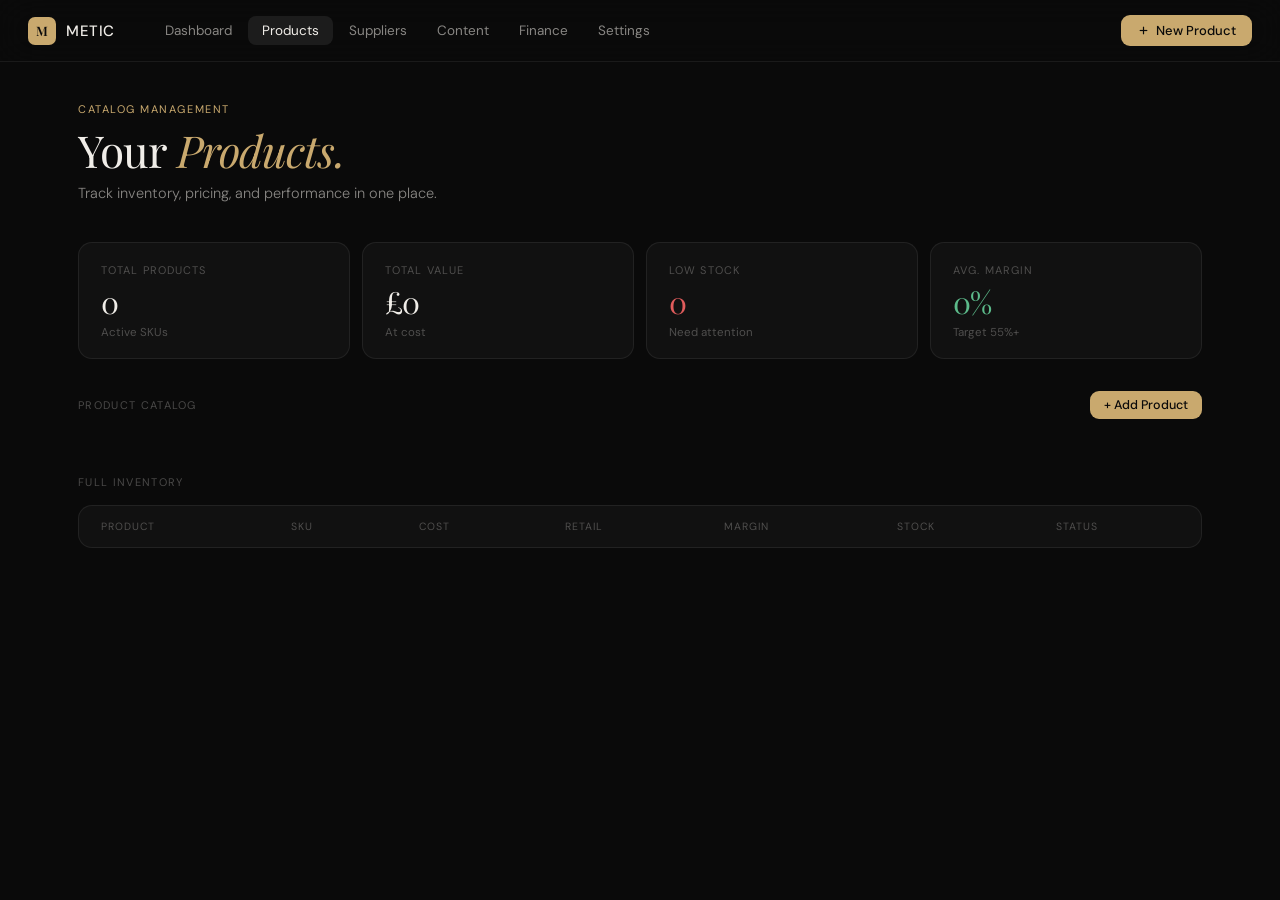
<file: pages/products.html>
<!DOCTYPE html>
<html lang="en">
<head>
<meta charset="UTF-8" />
<meta name="viewport" content="width=device-width, initial-scale=1.0" />
<title>Products | Metic OS</title>
<link rel="preconnect" href="https://fonts.googleapis.com" />
<link rel="preconnect" href="https://fonts.gstatic.com" crossorigin />
<link href="https://fonts.googleapis.com/css2?family=Playfair+Display:ital,wght@0,400;0,500;1,400&family=DM+Sans:wght@300;400;500&display=swap" rel="stylesheet" />

<style>
    *, *::before, *::after { box-sizing: border-box; margin: 0; padding: 0; }
    :root {
        --bg: #0a0a0a;
        --surface: #111111;
        --surface-2: #161616;
        --surface-3: #1c1c1c;
        --border: rgba(255,255,255,0.07);
        --border-hover: rgba(255,255,255,0.13);
        --text: #f0ede8;
        --text-2: rgba(240,237,232,0.55);
        --text-3: rgba(240,237,232,0.28);
        --accent: #c9a96e;
        --accent-dim: rgba(201,169,110,0.1);
        --green: #5cba8a;
        --green-dim: rgba(92,186,138,0.1);
        --red: #e05c5c;
        --red-dim: rgba(224,92,92,0.1);
        --nav-h: 62px;
        --radius: 14px;
        --radius-sm: 9px;
    }
    html { background: var(--bg); scroll-behavior: smooth; }
    body {
        font-family: 'DM Sans', sans-serif;
        background: var(--bg);
        color: var(--text);
        min-height: 100vh;
        -webkit-font-smoothing: antialiased;
    }

    /* NAV */
    nav {
        position: fixed; top: 0; left: 0; right: 0; z-index: 100;
        height: var(--nav-h);
        display: flex; align-items: center; padding: 0 28px;
        background: rgba(10,10,10,0.8);
        backdrop-filter: blur(20px);
        border-bottom: 1px solid var(--border);
    }
    .nav-logo { display: flex; align-items: center; gap: 10px; text-decoration: none; }
    .nav-monogram {
        width: 28px; height: 28px; border-radius: 7px;
        background: var(--accent);
        display: flex; align-items: center; justify-content: center;
        font-family: 'Playfair Display', serif; font-size: 13px; font-weight: 600;
        color: #0a0a0a;
    }
    .nav-wordmark { font-size: 15px; font-weight: 500; letter-spacing: 0.04em; text-transform: uppercase; color: var(--text); }
    .nav-links { display: flex; align-items: center; gap: 2px; margin-left: 36px; list-style: none; }
    .nav-links a {
        display: flex; align-items: center; gap: 6px;
        padding: 6px 14px; border-radius: 8px;
        font-size: 13.5px; color: var(--text-2); text-decoration: none;
        transition: color 0.2s, background 0.2s;
    }
    .nav-links a:hover { color: var(--text); background: rgba(255,255,255,0.05); }
    .nav-links a.active { color: var(--text); background: rgba(255,255,255,0.08); }
    .nav-right { margin-left: auto; }

    .btn-primary {
        display: flex; align-items: center; gap: 6px;
        padding: 7px 16px; border-radius: 9px;
        background: var(--accent); color: #0a0a0a;
        font-family: 'DM Sans', sans-serif; font-size: 13px; font-weight: 500;
        border: none; cursor: pointer; text-decoration: none;
        transition: opacity 0.2s, transform 0.15s;
    }
    .btn-primary:hover { opacity: 0.88; transform: translateY(-1px); }

    /* MAIN */
    main {
        padding-top: calc(var(--nav-h) + 40px);
        padding-bottom: 80px;
        max-width: 1180px;
        margin: 0 auto;
        padding-left: 28px; padding-right: 28px;
    }

    /* PAGE HEADER */
    .page-header { margin-bottom: 40px; animation: fadeUp 0.45s ease both; }
    .page-eyebrow {
        font-size: 11px; letter-spacing: 0.14em; text-transform: uppercase;
        color: var(--accent); margin-bottom: 10px;
    }
    .page-title {
        font-family: 'Playfair Display', serif;
        font-size: clamp(28px, 3.5vw, 44px);
        font-weight: 400; line-height: 1.1; letter-spacing: -0.02em;
    }
    .page-title em { font-style: italic; color: var(--accent); }
    .page-sub { margin-top: 10px; font-size: 14.5px; font-weight: 300; color: var(--text-2); }

    /* STATS */
    .stats-row {
        display: grid; grid-template-columns: repeat(4, 1fr); gap: 12px;
        margin-bottom: 32px; animation: fadeUp 0.45s 0.07s ease both;
    }
    .stat-card {
        background: var(--surface); border: 1px solid var(--border);
        border-radius: var(--radius); padding: 20px 22px 18px;
        transition: border-color 0.2s;
    }
    .stat-card:hover { border-color: var(--border-hover); }
    .stat-label { font-size: 11px; letter-spacing: 0.1em; text-transform: uppercase; color: var(--text-3); margin-bottom: 10px; }
    .stat-value {
        font-family: 'Playfair Display', serif;
        font-size: 30px; font-weight: 400; line-height: 1;
        color: var(--text); letter-spacing: -0.02em;
    }
    .stat-value.green { color: var(--green); }
    .stat-value.red { color: var(--red); }
    .stat-note { margin-top: 8px; font-size: 11.5px; color: var(--text-3); }

    /* PRODUCT GRID */
    .products-grid {
        display: grid;
        grid-template-columns: repeat(auto-fill, minmax(280px, 1fr));
        gap: 16px;
        margin-bottom: 40px;
        animation: fadeUp 0.45s 0.1s ease both;
    }
    .product-card {
        background: var(--surface);
        border: 1px solid var(--border);
        border-radius: var(--radius);
        overflow: hidden;
        transition: all 0.2s;
        cursor: pointer;
    }
    .product-card:hover {
        border-color: var(--border-hover);
        transform: translateY(-4px);
    }
    .product-image {
        height: 260px;
        background: var(--surface-2);
        background-size: cover;
        background-position: center;
        position: relative;
    }
    .product-image::after {
        content: attr(data-stock);
        position: absolute;
        top: 12px; right: 12px;
        font-size: 11px; padding: 4px 10px;
        border-radius: 20px;
        background: rgba(10,10,10,0.85);
        color: var(--text);
    }
    .product-body {
        padding: 18px 20px;
    }
    .product-name {
        font-size: 15.5px; font-weight: 500; margin-bottom: 6px;
        line-height: 1.3;
    }
    .product-meta {
        font-size: 12.5px; color: var(--text-3); margin-bottom: 12px;
    }
    .product-price {
        font-family: 'Playfair Display', serif;
        font-size: 18px; font-weight: 400;
        color: var(--accent);
    }
    .product-margin {
        font-size: 12px; color: var(--green); margin-left: 8px;
    }

    /* SECTION HEAD */
    .section-head {
        display: flex; align-items: center; justify-content: space-between;
        margin: 32px 0 16px;
    }
    .section-title {
        font-size: 11px; letter-spacing: 0.12em; text-transform: uppercase;
        color: var(--text-3);
    }

    /* TABLE */
    .table-card {
        background: var(--surface); border: 1px solid var(--border);
        border-radius: var(--radius); overflow: hidden;
    }
    table { width: 100%; border-collapse: collapse; }
    thead th {
        padding: 14px 22px; text-align: left;
        font-size: 10.5px; letter-spacing: 0.1em; text-transform: uppercase;
        color: var(--text-3); font-weight: 400;
    }
    tbody tr {
        border-top: 1px solid var(--border);
        transition: background 0.15s;
    }
    tbody tr:hover { background: var(--surface-2); }
    tbody td {
        padding: 16px 22px; font-size: 13.5px; color: var(--text-2);
    }
    .stock-low { color: var(--red); font-weight: 500; }

    @keyframes fadeUp {
        from { opacity: 0; transform: translateY(14px); }
        to { opacity: 1; transform: translateY(0); }
    }

    @media (max-width: 900px) {
        .stats-row { grid-template-columns: repeat(2, 1fr); }
        .products-grid { grid-template-columns: repeat(auto-fill, minmax(240px, 1fr)); }
    }
</style>
</head>
<body>

<!-- NAV -->
<nav>
    <a href="../index.html" class="nav-logo">
        <div class="nav-monogram">M</div>
        <span class="nav-wordmark" id="navBrandName">Metic</span>
    </a>
    <ul class="nav-links">
        <li><a href="../index.html">Dashboard</a></li>
        <li><a href="products.html" class="active">Products</a></li>
        <li><a href="suppliers.html">Suppliers</a></li>
        <li><a href="content.html">Content</a></li>
        <li><a href="finance.html">Finance</a></li>
        <li><a href="settings.html">Settings</a></li>
    </ul>
    <div class="nav-right">
        <button class="btn-primary" onclick="quickNewAction()">
            <svg width="13" height="13" fill="none" viewBox="0 0 24 24" stroke="currentColor" stroke-width="2.2">
                <line x1="12" y1="5" x2="12" y2="19"/>
                <line x1="5" y1="12" x2="19" y2="12"/>
            </svg>
            <span id="quickActionText">New Product</span>
        </button>
    </div>
</nav>

<main>
    <!-- PAGE HEADER -->
    <div class="page-header">
        <p class="page-eyebrow">Catalog Management</p>
        <h1 class="page-title">Your <em>Products.</em></h1>
        <p class="page-sub">Track inventory, pricing, and performance in one place.</p>
    </div>

    <!-- STATS -->
    <div class="stats-row" id="statsRow">
        <div class="stat-card">
            <p class="stat-label">Total Products</p>
            <p class="stat-value" id="statTotal">0</p>
            <p class="stat-note">Active SKUs</p>
        </div>
        <div class="stat-card">
            <p class="stat-label">Total Value</p>
            <p class="stat-value" id="statValue">£0</p>
            <p class="stat-note">At cost</p>
        </div>
        <div class="stat-card">
            <p class="stat-label">Low Stock</p>
            <p class="stat-value red" id="statLowStock">0</p>
            <p class="stat-note">Need attention</p>
        </div>
        <div class="stat-card">
            <p class="stat-label">Avg. Margin</p>
            <p class="stat-value green" id="statAvgMargin">—</p>
            <p class="stat-note">Target 55%+</p>
        </div>
    </div>

    <!-- PRODUCT GRID -->
    <div class="section-head">
        <span class="section-title">Product Catalog</span>
        <button class="btn-primary" onclick="openProductModal()" style="font-size:12.5px; padding:6px 14px;">
            + Add Product
        </button>
    </div>
    <div class="products-grid" id="productsGrid"></div>

    <!-- INVENTORY TABLE -->
    <div class="section-head">
        <span class="section-title">Full Inventory</span>
    </div>
    <div class="table-card">
        <table id="inventoryTable">
            <thead>
                <tr>
                    <th>Product</th>
                    <th>SKU</th>
                    <th>Cost</th>
                    <th>Retail</th>
                    <th>Margin</th>
                    <th>Stock</th>
                    <th>Status</th>
                </tr>
            </thead>
            <tbody id="tableBody"></tbody>
        </table>
    </div>
</main>

<!-- PRODUCT MODAL -->
<div id="productModal" style="display:none; position:fixed; inset:0; background:rgba(0,0,0,0.85); z-index:1000; align-items:center; justify-content:center;">
    <div style="background:var(--surface); border:1px solid var(--border); border-radius:var(--radius); width:480px; max-width:92vw;">
        <div style="padding:20px 24px; border-bottom:1px solid var(--border); display:flex; justify-content:space-between; align-items:center;">
            <h3 id="modalTitle" style="font-family:'Playfair Display',serif; font-size:19px;">New Product</h3>
            <button onclick="closeProductModal()" style="background:none; border:none; color:var(--text-3); font-size:20px; cursor:pointer;">×</button>
        </div>
        <div style="padding:24px; display:flex; flex-direction:column; gap:16px;">
            <div>
                <label style="font-size:11.5px; color:var(--text-3); display:block; margin-bottom:6px;">Product Name</label>
                <input type="text" id="pName" style="width:100%; background:var(--surface-3); border:1px solid var(--border); border-radius:9px; padding:11px 14px; color:var(--text);">
            </div>
            <div style="display:grid; grid-template-columns:1fr 1fr; gap:16px;">
                <div>
                    <label style="font-size:11.5px; color:var(--text-3); display:block; margin-bottom:6px;">SKU</label>
                    <input type="text" id="pSKU" style="width:100%; background:var(--surface-3); border:1px solid var(--border); border-radius:9px; padding:11px 14px; color:var(--text);">
                </div>
                <div>
                    <label style="font-size:11.5px; color:var(--text-3); display:block; margin-bottom:6px;">Stock</label>
                    <input type="number" id="pStock" value="50" style="width:100%; background:var(--surface-3); border:1px solid var(--border); border-radius:9px; padding:11px 14px; color:var(--text);">
                </div>
            </div>
            <div style="display:grid; grid-template-columns:1fr 1fr; gap:16px;">
                <div>
                    <label style="font-size:11.5px; color:var(--text-3); display:block; margin-bottom:6px;">Cost (£)</label>
                    <input type="number" id="pCost" step="0.01" style="width:100%; background:var(--surface-3); border:1px solid var(--border); border-radius:9px; padding:11px 14px; color:var(--text);">
                </div>
                <div>
                    <label style="font-size:11.5px; color:var(--text-3); display:block; margin-bottom:6px;">Retail Price (£)</label>
                    <input type="number" id="pRetail" step="0.01" style="width:100%; background:var(--surface-3); border:1px solid var(--border); border-radius:9px; padding:11px 14px; color:var(--text);">
                </div>
                <!-- Inside the product modal, add this field -->
<div class="field">
    <label class="field-label">Primary Supplier</label>
    <select id="pSupplier" style="background:var(--surface-3);border:1px solid var(--border);border-radius:9px;padding:11px 14px;color:var(--text);width:100%;">
        <option value="">Select Supplier</option>
    </select>
</div>
            </div>
        </div>
        <div style="padding:16px 24px; border-top:1px solid var(--border); display:flex; gap:12px; justify-content:flex-end;">
            <button onclick="closeProductModal()" style="padding:9px 20px; background:transparent; border:1px solid var(--border); color:var(--text-2); border-radius:9px; cursor:pointer;">Cancel</button>
            <button onclick="saveProduct()" style="padding:9px 24px; background:var(--accent); color:#0a0a0a; border:none; border-radius:9px; font-weight:500; cursor:pointer;">Save Product</button>
        </div>
    </div>
</div>

<script>
// State
let products = JSON.parse(localStorage.getItem('metic_products') || '[]');

// Render everything
function renderAll() {
    renderStats();
    renderGrid();
    renderTable();
}

function renderStats() {
    const total = products.length;
    const totalValue = products.reduce((sum, p) => sum + (p.cost * p.stock), 0);
    const lowStock = products.filter(p => p.stock < 15).length;
    const margins = products.filter(p => p.retail && p.cost).map(p => ((p.retail - p.cost) / p.retail) * 100);
    const avgMargin = margins.length ? (margins.reduce((a,b)=>a+b,0)/margins.length).toFixed(0) : 0;

    document.getElementById('statTotal').textContent = total;
    document.getElementById('statValue').textContent = '£' + totalValue.toFixed(0);
    document.getElementById('statLowStock').textContent = lowStock;
    document.getElementById('statAvgMargin').textContent = avgMargin + '%';
}

function renderGrid() {
    const grid = document.getElementById('productsGrid');
    grid.innerHTML = products.map(p => `
        <div class="product-card" onclick="editProduct(${p.id})">
            <div class="product-image" style="background-image: url('https://picsum.photos/id/${(p.id % 50) + 10}/600/400')" data-stock="${p.stock} pcs">
            </div>
            <div class="product-body">
                <div class="product-name">${p.name}</div>
                <div class="product-meta">${p.sku}</div>
                <div>
                    <span class="product-price">£${p.retail}</span>
                    <span class="product-margin">${((p.retail - p.cost)/p.retail*100).toFixed(0)}% margin</span>
                </div>
            </div>
        </div>
    `).join('');
}

function renderTable() {
    const tbody = document.getElementById('tableBody');
    tbody.innerHTML = products.map(p => `
        <tr onclick="editProduct(${p.id})">
            <td><strong>${p.name}</strong></td>
            <td style="color:var(--text-3)">${p.sku}</td>
            <td>£${p.cost}</td>
            <td>£${p.retail}</td>
            <td style="color:var(--green)">${((p.retail - p.cost)/p.retail*100).toFixed(0)}%</td>
            <td class="${p.stock < 15 ? 'stock-low' : ''}">${p.stock}</td>
            <td><span style="padding:2px 10px; border-radius:20px; font-size:11px; background:${p.stock > 0 ? 'var(--green-dim)' : 'var(--red-dim)'}; color:${p.stock > 0 ? 'var(--green)' : 'var(--red)'}">
                ${p.stock > 0 ? 'In Stock' : 'Out of Stock'}
            </span></td>
        </tr>
    `).join('');
}

// Modal
let editingId = null;

function openProductModal() {
    editingId = null;
    document.getElementById('modalTitle').textContent = 'New Product';
    document.getElementById('pName').value = '';
    document.getElementById('pSKU').value = '';
    document.getElementById('pStock').value = '50';
    document.getElementById('pCost').value = '';
    document.getElementById('pRetail').value = '';
    document.getElementById('productModal').style.display = 'flex';
}

function closeProductModal() {
    document.getElementById('productModal').style.display = 'none';
}

function saveProduct() {
    const name = document.getElementById('pName').value.trim();
    if (!name) return alert("Product name is required");

    const product = {
        id: editingId || Date.now(),
        name,
        sku: document.getElementById('pSKU').value || 'SKU-' + Date.now().toString().slice(-6),
        stock: parseInt(document.getElementById('pStock').value) || 0,
        cost: parseFloat(document.getElementById('pCost').value) || 0,
        retail: parseFloat(document.getElementById('pRetail').value) || 0,
    };

    if (editingId) {
        const idx = products.findIndex(p => p.id === editingId);
        if (idx !== -1) products[idx] = product;
    } else {
        products.unshift(product);
    }

    localStorage.setItem('metic_products', JSON.stringify(products));
    closeProductModal();
    renderAll();
}
// Add this function
function populateSupplierDropdown() {
    const select = document.getElementById('pSupplier');
    const suppliers = JSON.parse(localStorage.getItem('metic_suppliers') || '[]');
    select.innerHTML = '<option value="">Select Supplier</option>';
    suppliers.forEach(s => {
        const opt = document.createElement('option');
        opt.value = s.id;
        opt.textContent = s.name;
        select.appendChild(opt);
    });
}

// Call this when opening modal
function openProductModal() {
    // ... existing code
    populateSupplierDropdown();
}

function editProduct(id) {
    const product = products.find(p => p.id === id);
    if (!product) return;

    editingId = id;
    document.getElementById('modalTitle').textContent = 'Edit Product';
    document.getElementById('pName').value = product.name;
    document.getElementById('pSKU').value = product.sku;
    document.getElementById('pStock').value = product.stock;
    document.getElementById('pCost').value = product.cost;
    document.getElementById('pRetail').value = product.retail;
    document.getElementById('productModal').style.display = 'flex';
}

// Init
renderAll();
</script>
<script>
// Global Brand Settings Sync
function syncBrandSettings() {
    const settings = JSON.parse(localStorage.getItem('metic_brand_settings') || '{}');
    
    // Update nav brand name
    const brandEl = document.getElementById('navBrandName');
    if (brandEl && settings.brandName) brandEl.textContent = settings.brandName.split(' ')[0];

    // Update accent color dynamically (optional advanced touch)
    if (settings.brandColor) {
        document.documentElement.style.setProperty('--accent', settings.brandColor);
    }
}

// Quick action smart button
function quickNewAction() {
    const path = window.location.pathname;
    if (path.includes('products')) {
        // Trigger product modal if on products page
        if (typeof openProductModal === 'function') openProductModal();
        else location.href = 'products.html';
    } else if (path.includes('suppliers')) {
        if (typeof openSupplierModal === 'function') openSupplierModal();
        else location.href = 'suppliers.html';
    } else {
        location.href = 'pages/products.html';
    }
}

// Run on load
document.addEventListener('DOMContentLoaded', () => {
    syncBrandSettings();
});
</script>
</body>
</html>
</file>
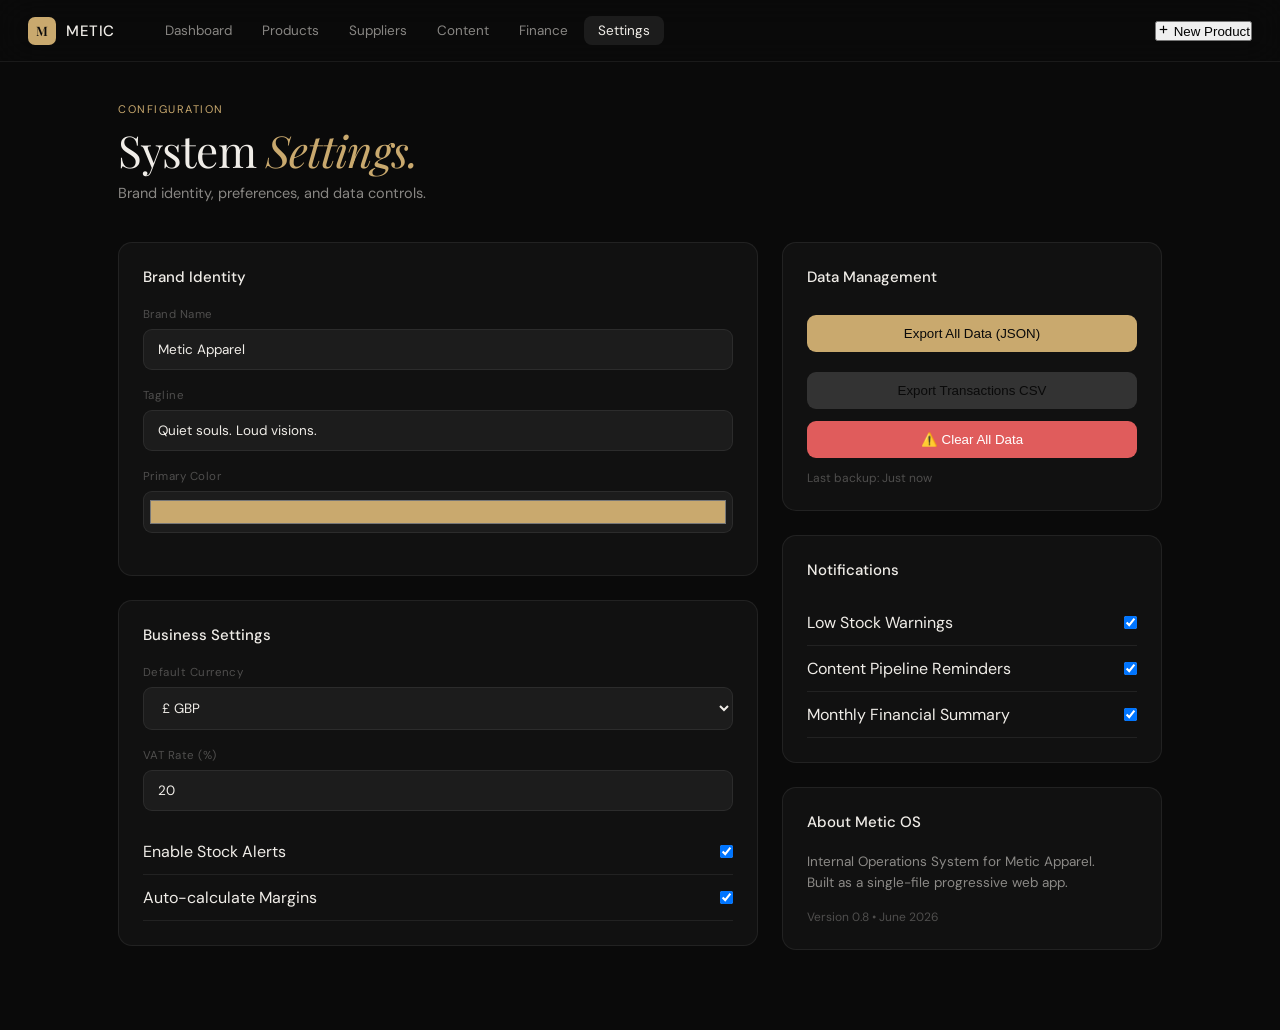
<file: pages/settings.html>
<!DOCTYPE html>
<html lang="en">
<head>
<meta charset="UTF-8" />
<meta name="viewport" content="width=device-width, initial-scale=1.0" />
<title>Settings | Metic OS</title>
<link rel="preconnect" href="https://fonts.googleapis.com" />
<link rel="preconnect" href="https://fonts.gstatic.com" crossorigin />
<link href="https://fonts.googleapis.com/css2?family=Playfair+Display:ital,wght@0,400;0,500;1,400&family=DM+Sans:wght@300;400;500&display=swap" rel="stylesheet" />

<style>
    *, *::before, *::after { box-sizing: border-box; margin: 0; padding: 0; }
    :root {
        --bg: #0a0a0a;
        --surface: #111111;
        --surface-2: #161616;
        --surface-3: #1c1c1c;
        --border: rgba(255,255,255,0.07);
        --border-hover: rgba(255,255,255,0.13);
        --text: #f0ede8;
        --text-2: rgba(240,237,232,0.55);
        --text-3: rgba(240,237,232,0.28);
        --accent: #c9a96e;
        --accent-dim: rgba(201,169,110,0.1);
        --green: #5cba8a;
        --red: #e05c5c;
        --nav-h: 62px;
        --radius: 14px;
        --radius-sm: 9px;
    }
    html { background: var(--bg); scroll-behavior: smooth; }
    body {
        font-family: 'DM Sans', sans-serif;
        background: var(--bg); color: var(--text);
        min-height: 100vh; -webkit-font-smoothing: antialiased;
    }

    /* NAV */
    nav {
        position: fixed; top: 0; left: 0; right: 0; z-index: 100;
        height: var(--nav-h); display: flex; align-items: center; padding: 0 28px;
        background: rgba(10,10,10,0.8); backdrop-filter: blur(20px);
        border-bottom: 1px solid var(--border);
    }
    .nav-logo { display: flex; align-items: center; gap: 10px; text-decoration: none; }
    .nav-monogram {
        width: 28px; height: 28px; border-radius: 7px; background: var(--accent);
        display: flex; align-items: center; justify-content: center;
        font-family: 'Playfair Display', serif; font-size: 13px; font-weight: 600; color: #0a0a0a;
    }
    .nav-wordmark { font-size: 15px; font-weight: 500; letter-spacing: 0.04em; text-transform: uppercase; color: var(--text); }
    .nav-links { display: flex; align-items: center; gap: 2px; margin-left: 36px; list-style: none; }
    .nav-links a {
        display: flex; align-items: center; gap: 6px; padding: 6px 14px; border-radius: 8px;
        font-size: 13.5px; color: var(--text-2); text-decoration: none;
        transition: color 0.2s, background 0.2s;
    }
    .nav-links a:hover { color: var(--text); background: rgba(255,255,255,0.05); }
    .nav-links a.active { color: var(--text); background: rgba(255,255,255,0.08); }
    .nav-right { margin-left: auto; }

    main {
        padding-top: calc(var(--nav-h) + 40px); padding-bottom: 80px;
        max-width: 1100px; margin: 0 auto; padding-left: 28px; padding-right: 28px;
    }

    .page-header { margin-bottom: 40px; animation: fadeUp 0.45s ease both; }
    .page-eyebrow { font-size: 11px; letter-spacing: 0.14em; text-transform: uppercase; color: var(--accent); margin-bottom: 10px; }
    .page-title { font-family: 'Playfair Display', serif; font-size: clamp(28px,3.5vw,44px); font-weight: 400; line-height: 1.1; letter-spacing: -0.02em; }
    .page-title em { font-style: italic; color: var(--accent); }
    .page-sub { margin-top: 10px; font-size: 14.5px; color: var(--text-2); }

    .settings-grid {
        display: grid; grid-template-columns: 1fr 380px; gap: 24px;
    }
    .settings-card {
        background: var(--surface); border: 1px solid var(--border);
        border-radius: var(--radius); padding: 24px;
    }
    .card-title {
        font-size: 15px; font-weight: 500; margin-bottom: 20px; color: var(--text);
    }
    .field {
        margin-bottom: 18px;
    }
    .field-label {
        display: block; font-size: 11.5px; color: var(--text-3);
        margin-bottom: 7px; letter-spacing: 0.04em;
    }
    .field input, .field select, .field textarea {
        width: 100%; background: var(--surface-3); border: 1px solid var(--border);
        border-radius: var(--radius-sm); padding: 11px 14px;
        color: var(--text); font-family: inherit; font-size: 13.5px;
    }
    .field input:focus, .field select:focus, .field textarea:focus {
        border-color: var(--accent);
        outline: none;
    }

    .btn-save {
        background: var(--accent); color: #0a0a0a;
        border: none; padding: 11px 24px; border-radius: 9px;
        font-weight: 500; cursor: pointer; margin-top: 8px;
    }
    .btn-danger {
        background: var(--red); color: white;
        border: none; padding: 11px 24px; border-radius: 9px;
        font-weight: 500; cursor: pointer;
    }

    .toggle {
        display: flex; align-items: center; justify-content: space-between;
        padding: 12px 0; border-bottom: 1px solid var(--border);
    }

    @keyframes fadeUp { from { opacity: 0; transform: translateY(14px); } to { opacity: 1; transform: translateY(0); } }

    @media (max-width: 900px) {
        .settings-grid { grid-template-columns: 1fr; }
    }
</style>
</head>
<body>

<nav>
    <a href="../index.html" class="nav-logo">
        <div class="nav-monogram">M</div>
        <span class="nav-wordmark" id="navBrandName">Metic</span>
    </a>
    <ul class="nav-links">
        <li><a href="../index.html">Dashboard</a></li>
        <li><a href="products.html">Products</a></li>
        <li><a href="suppliers.html">Suppliers</a></li>
        <li><a href="content.html">Content</a></li>
        <li><a href="finance.html">Finance</a></li>
        <li><a href="settings.html" class="active">Settings</a></li>
    </ul>
    <div class="nav-right">
        <button class="btn-primary" onclick="quickNewAction()">
            <svg width="13" height="13" fill="none" viewBox="0 0 24 24" stroke="currentColor" stroke-width="2.2">
                <line x1="12" y1="5" x2="12" y2="19"/>
                <line x1="5" y1="12" x2="19" y2="12"/>
            </svg>
            <span id="quickActionText">New Product</span>
        </button>
    </div>
</nav>

<main>
    <div class="page-header">
        <p class="page-eyebrow">Configuration</p>
        <h1 class="page-title">System <em>Settings.</em></h1>
        <p class="page-sub">Brand identity, preferences, and data controls.</p>
    </div>

    <div class="settings-grid">
        <!-- Left Column -->
        <div>
            <!-- Brand Info -->
            <div class="settings-card">
                <div class="card-title">Brand Identity</div>
                <div class="field">
                    <label class="field-label">Brand Name</label>
                    <input type="text" id="brandName" value="Metic Apparel" />
                </div>
                <div class="field">
                    <label class="field-label">Tagline</label>
                    <input type="text" id="brandTagline" value="Quiet souls. Loud visions." />
                </div>
                <div class="field">
                    <label class="field-label">Primary Color</label>
                    <input type="color" id="brandColor" value="#c9a96e" style="height:42px;width:100%;padding:4px;" />
                </div>
            </div>

            <!-- Business Settings -->
            <div class="settings-card" style="margin-top:24px">
                <div class="card-title">Business Settings</div>
                <div class="field">
                    <label class="field-label">Default Currency</label>
                    <select id="currency">
                        <option value="GBP">£ GBP</option>
                        <option value="USD">$ USD</option>
                        <option value="EUR">€ EUR</option>
                    </select>
                </div>
                <div class="field">
                    <label class="field-label">VAT Rate (%)</label>
                    <input type="number" id="vatRate" value="20" step="0.1" />
                </div>
                <div class="toggle">
                    <span>Enable Stock Alerts</span>
                    <input type="checkbox" id="stockAlerts" checked />
                </div>
                <div class="toggle">
                    <span>Auto-calculate Margins</span>
                    <input type="checkbox" id="autoMargin" checked />
                </div>
            </div>
        </div>

        <!-- Right Column -->
        <div>
            <!-- Data & Backup -->
            <div class="settings-card">
                <div class="card-title">Data Management</div>
                <button onclick="exportAllData()" class="btn-save" style="width:100%;margin-bottom:12px;">
                    Export All Data (JSON)
                </button>
                <button onclick="exportCSVAll()" class="btn-save" style="width:100%;margin-bottom:12px;background:#333;">
                    Export Transactions CSV
                </button>
                <button onclick="clearAllData()" class="btn-danger" style="width:100%;">
                    ⚠️ Clear All Data
                </button>
                <p style="font-size:12px;color:var(--text-3);margin-top:12px;">
                    Last backup: <span id="lastBackup">Just now</span>
                </p>
            </div>

            <!-- Notifications -->
            <div class="settings-card" style="margin-top:24px">
                <div class="card-title">Notifications</div>
                <div class="toggle">
                    <span>Low Stock Warnings</span>
                    <input type="checkbox" checked />
                </div>
                <div class="toggle">
                    <span>Content Pipeline Reminders</span>
                    <input type="checkbox" checked />
                </div>
                <div class="toggle">
                    <span>Monthly Financial Summary</span>
                    <input type="checkbox" checked />
                </div>
            </div>

            <!-- About -->
            <div class="settings-card" style="margin-top:24px">
                <div class="card-title">About Metic OS</div>
                <p style="font-size:13.5px;line-height:1.5;color:var(--text-2);">
                    Internal Operations System for Metic Apparel.<br>
                    Built as a single-file progressive web app.
                </p>
                <p style="margin-top:16px;font-size:12px;color:var(--text-3);">
                    Version 0.8 • June 2026
                </p>
            </div>
        </div>
    </div>
</main>

<script>
// Load saved settings
function loadSettings() {
    const saved = JSON.parse(localStorage.getItem('metic_brand_settings') || '{}');
    if (saved.brandName) document.getElementById('brandName').value = saved.brandName;
    if (saved.brandTagline) document.getElementById('brandTagline').value = saved.brandTagline;
    if (saved.currency) document.getElementById('currency').value = saved.currency;
    if (saved.vatRate) document.getElementById('vatRate').value = saved.vatRate;
}

// Save settings automatically on change
function saveSettings() {
    const settings = {
        brandName: document.getElementById('brandName').value,
        brandTagline: document.getElementById('brandTagline').value,
        brandColor: document.getElementById('brandColor').value,
        currency: document.getElementById('currency').value,
        vatRate: parseFloat(document.getElementById('vatRate').value),
    };
    localStorage.setItem('metic_brand_settings', JSON.stringify(settings));
}

// Data Export
function exportAllData() {
    const data = {
        products: JSON.parse(localStorage.getItem('metic_products') || '[]'),
        suppliers: JSON.parse(localStorage.getItem('metic_suppliers') || '[]'),
        transactions: JSON.parse(localStorage.getItem('metic_transactions') || '[]'),
        ideas: JSON.parse(localStorage.getItem('metic_content_ideas') || '[]'),
        settings: JSON.parse(localStorage.getItem('metic_brand_settings') || '{}'),
        exportedAt: new Date().toISOString()
    };

    const blob = new Blob([JSON.stringify(data, null, 2)], { type: 'application/json' });
    const url = URL.createObjectURL(blob);
    const a = document.createElement('a');
    a.href = url;
    a.download = `metic-backup-${new Date().toISOString().slice(0,10)}.json`;
    a.click();
}

function exportCSVAll() {
    alert("Exporting all transactions as CSV...\n(This would trigger the finance export in a full version)");
    // You can call the finance export function here later
}

function clearAllData() {
    if (confirm("⚠️ This will delete ALL data permanently. Are you sure?")) {
        localStorage.clear();
        alert("All data has been cleared.");
        location.reload();
    }
}

// Event listeners
document.querySelectorAll('input, select').forEach(el => {
    el.addEventListener('change', saveSettings);
    el.addEventListener('blur', saveSettings);
});

// Init
loadSettings();
</script>
<script>
// Global Brand Settings Sync
function syncBrandSettings() {
    const settings = JSON.parse(localStorage.getItem('metic_brand_settings') || '{}');
    
    // Update nav brand name
    const brandEl = document.getElementById('navBrandName');
    if (brandEl && settings.brandName) brandEl.textContent = settings.brandName.split(' ')[0];

    // Update accent color dynamically (optional advanced touch)
    if (settings.brandColor) {
        document.documentElement.style.setProperty('--accent', settings.brandColor);
    }
}

// Quick action smart button
function quickNewAction() {
    const path = window.location.pathname;
    if (path.includes('products')) {
        // Trigger product modal if on products page
        if (typeof openProductModal === 'function') openProductModal();
        else location.href = 'products.html';
    } else if (path.includes('suppliers')) {
        if (typeof openSupplierModal === 'function') openSupplierModal();
        else location.href = 'suppliers.html';
    } else {
        location.href = 'pages/products.html';
    }
}

// Run on load
document.addEventListener('DOMContentLoaded', () => {
    syncBrandSettings();
});
</script>
</body>
</html>
</file>
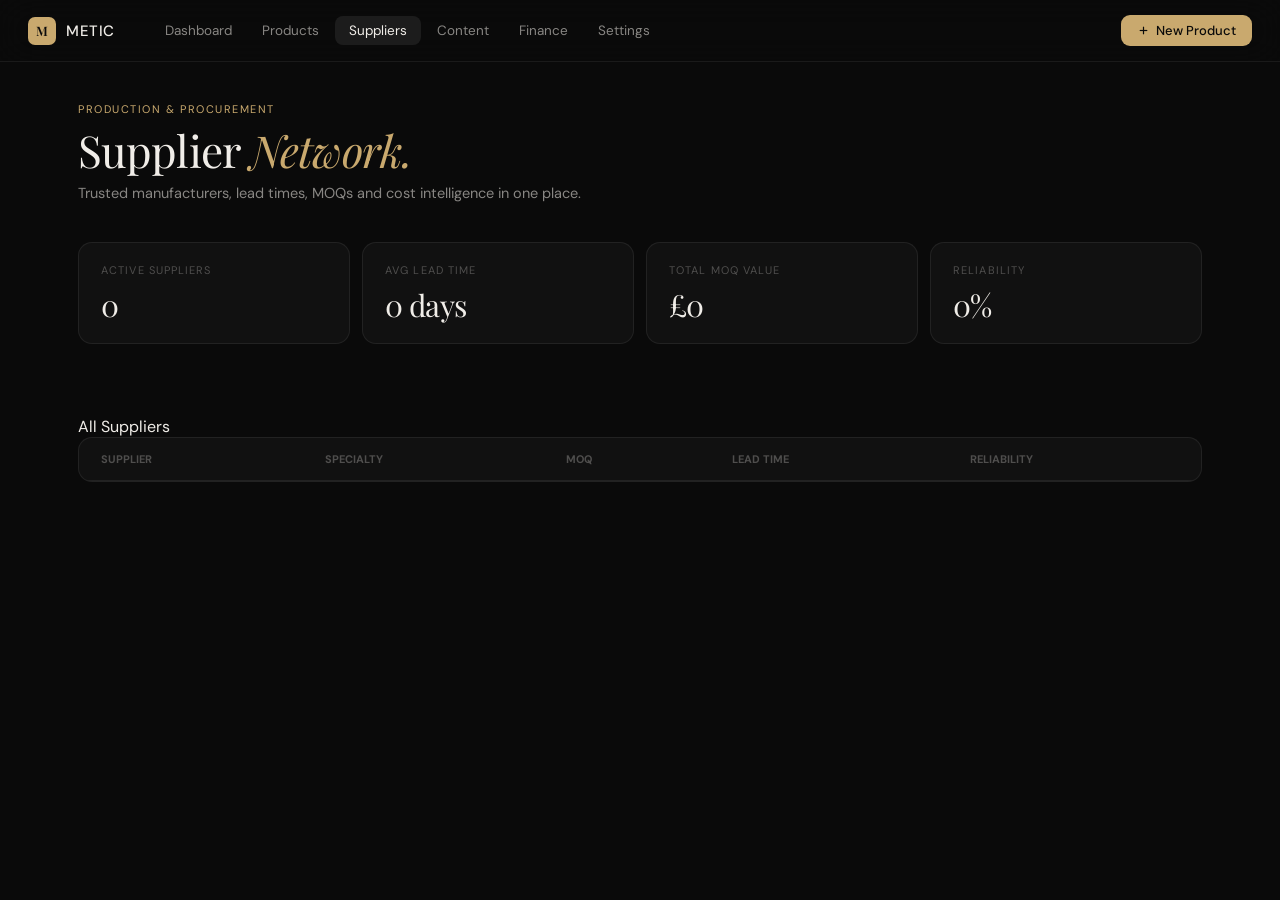
<file: pages/suppliers.html>
<!DOCTYPE html>
<html lang="en">
<head>
<meta charset="UTF-8" />
<meta name="viewport" content="width=device-width, initial-scale=1.0" />
<title>Suppliers | Metic OS</title>
<link rel="preconnect" href="https://fonts.googleapis.com" />
<link rel="preconnect" href="https://fonts.gstatic.com" crossorigin />
<link href="https://fonts.googleapis.com/css2?family=Playfair+Display:ital,wght@0,400;0,500;1,400&family=DM+Sans:wght@300;400;500&display=swap" rel="stylesheet" />

<style>
    *, *::before, *::after { box-sizing: border-box; margin: 0; padding: 0; }
    :root {
        --bg: #0a0a0a;
        --surface: #111111;
        --surface-2: #161616;
        --surface-3: #1c1c1c;
        --border: rgba(255,255,255,0.07);
        --border-hover: rgba(255,255,255,0.13);
        --text: #f0ede8;
        --text-2: rgba(240,237,232,0.55);
        --text-3: rgba(240,237,232,0.28);
        --accent: #c9a96e;
        --accent-dim: rgba(201,169,110,0.1);
        --green: #5cba8a;
        --red: #e05c5c;
        --nav-h: 62px;
        --radius: 14px;
        --radius-sm: 9px;
    }
    html { background: var(--bg); scroll-behavior: smooth; }
    body {
        font-family: 'DM Sans', sans-serif;
        background: var(--bg); color: var(--text);
        min-height: 100vh; -webkit-font-smoothing: antialiased;
    }

    /* NAV (same as others) */
    nav {
        position: fixed; top: 0; left: 0; right: 0; z-index: 100;
        height: var(--nav-h); display: flex; align-items: center; padding: 0 28px;
        background: rgba(10,10,10,0.8); backdrop-filter: blur(20px);
        border-bottom: 1px solid var(--border);
    }
    .nav-logo { display: flex; align-items: center; gap: 10px; text-decoration: none; }
    .nav-monogram {
        width: 28px; height: 28px; border-radius: 7px; background: var(--accent);
        display: flex; align-items: center; justify-content: center;
        font-family: 'Playfair Display', serif; font-size: 13px; font-weight: 600; color: #0a0a0a;
    }
    .nav-wordmark { font-size: 15px; font-weight: 500; letter-spacing: 0.04em; text-transform: uppercase; color: var(--text); }
    .nav-links { display: flex; align-items: center; gap: 2px; margin-left: 36px; list-style: none; }
    .nav-links a {
        display: flex; align-items: center; gap: 6px; padding: 6px 14px; border-radius: 8px;
        font-size: 13.5px; color: var(--text-2); text-decoration: none;
        transition: color 0.2s, background 0.2s;
    }
    .nav-links a:hover { color: var(--text); background: rgba(255,255,255,0.05); }
    .nav-links a.active { color: var(--text); background: rgba(255,255,255,0.08); }
    .nav-right { margin-left: auto; }

    .btn-primary {
        display: flex; align-items: center; gap: 6px;
        padding: 7px 16px; border-radius: 9px;
        background: var(--accent); color: #0a0a0a;
        font-family: 'DM Sans', sans-serif; font-size: 13px; font-weight: 500;
        border: none; cursor: pointer;
        transition: opacity 0.2s;
    }

    main {
        padding-top: calc(var(--nav-h) + 40px); padding-bottom: 80px;
        max-width: 1180px; margin: 0 auto; padding-left: 28px; padding-right: 28px;
    }

    .page-header { margin-bottom: 40px; animation: fadeUp 0.45s ease both; }
    .page-eyebrow { font-size: 11px; letter-spacing: 0.14em; text-transform: uppercase; color: var(--accent); margin-bottom: 10px; }
    .page-title { font-family: 'Playfair Display', serif; font-size: clamp(28px,3.5vw,44px); font-weight: 400; line-height: 1.1; letter-spacing: -0.02em; }
    .page-title em { font-style: italic; color: var(--accent); }
    .page-sub { margin-top: 10px; font-size: 14.5px; color: var(--text-2); }

    .stats-row {
        display: grid; grid-template-columns: repeat(4, 1fr); gap: 12px;
        margin-bottom: 32px; animation: fadeUp 0.45s 0.07s ease both;
    }
    .stat-card {
        background: var(--surface); border: 1px solid var(--border);
        border-radius: var(--radius); padding: 20px 22px 18px;
    }
    .stat-label { font-size: 11px; letter-spacing: 0.1em; text-transform: uppercase; color: var(--text-3); margin-bottom: 8px; }
    .stat-value { font-family: 'Playfair Display', serif; font-size: 30px; font-weight: 400; letter-spacing: -0.02em; }

    .suppliers-grid {
        display: grid; grid-template-columns: repeat(auto-fill, minmax(320px, 1fr)); gap: 16px;
        margin-bottom: 40px;
    }
    .supplier-card {
        background: var(--surface); border: 1px solid var(--border);
        border-radius: var(--radius); padding: 20px; transition: all 0.2s;
    }
    .supplier-card:hover { border-color: var(--border-hover); transform: translateY(-3px); }
    .supplier-name { font-size: 17px; font-weight: 500; margin-bottom: 8px; }
    .supplier-meta { font-size: 13px; color: var(--text-3); margin-bottom: 16px; }
    .supplier-detail { display: flex; justify-content: space-between; font-size: 13.5px; margin: 8px 0; }

    .table-card { background: var(--surface); border: 1px solid var(--border); border-radius: var(--radius); overflow: hidden; }

    @keyframes fadeUp { from { opacity: 0; transform: translateY(14px); } to { opacity: 1; transform: translateY(0); } }

    @media (max-width: 900px) {
        .stats-row { grid-template-columns: repeat(2, 1fr); }
    }
</style>
</head>
<body>

<nav>
    <a href="../index.html" class="nav-logo">
        <div class="nav-monogram">M</div>
        <span class="nav-wordmark" id="navBrandName">Metic</span>
    </a>
    <ul class="nav-links">
        <li><a href="../index.html">Dashboard</a></li>
        <li><a href="products.html">Products</a></li>
        <li><a href="suppliers.html" class="active">Suppliers</a></li>
        <li><a href="content.html">Content</a></li>
        <li><a href="finance.html">Finance</a></li>
        <li><a href="settings.html">Settings</a></li>
    </ul>
    <div class="nav-right">
        <button class="btn-primary" onclick="quickNewAction()">
            <svg width="13" height="13" fill="none" viewBox="0 0 24 24" stroke="currentColor" stroke-width="2.2">
                <line x1="12" y1="5" x2="12" y2="19"/>
                <line x1="5" y1="12" x2="19" y2="12"/>
            </svg>
            <span id="quickActionText">New Product</span>
        </button>
    </div>
</nav>

<main>
    <div class="page-header">
        <p class="page-eyebrow">Production & Procurement</p>
        <h1 class="page-title">Supplier <em>Network.</em></h1>
        <p class="page-sub">Trusted manufacturers, lead times, MOQs and cost intelligence in one place.</p>
    </div>

    <!-- Stats -->
    <div class="stats-row" id="statsRow">
        <div class="stat-card">
            <p class="stat-label">Active Suppliers</p>
            <p class="stat-value" id="statActive">0</p>
        </div>
        <div class="stat-card">
            <p class="stat-label">Avg Lead Time</p>
            <p class="stat-value" id="statLead">—</p>
        </div>
        <div class="stat-card">
            <p class="stat-label">Total MOQ Value</p>
            <p class="stat-value" id="statMOQ">£0</p>
        </div>
        <div class="stat-card">
            <p class="stat-label">Reliability</p>
            <p class="stat-value green" id="statReliability">—</p>
        </div>
    </div>

    <!-- Grid -->
    <div class="suppliers-grid" id="suppliersGrid"></div>

    <!-- Table -->
    <div class="section-head" style="margin-top:32px">
        <span class="section-title">All Suppliers</span>
    </div>
    <div class="table-card">
        <table style="width:100%; border-collapse:collapse;">
            <thead>
                <tr style="border-bottom:1px solid var(--border)">
                    <th style="padding:14px 22px; text-align:left; font-size:11px; color:var(--text-3); text-transform:uppercase;">Supplier</th>
                    <th style="padding:14px 22px; text-align:left; font-size:11px; color:var(--text-3); text-transform:uppercase;">Specialty</th>
                    <th style="padding:14px 22px; text-align:left; font-size:11px; color:var(--text-3); text-transform:uppercase;">MOQ</th>
                    <th style="padding:14px 22px; text-align:left; font-size:11px; color:var(--text-3); text-transform:uppercase;">Lead Time</th>
                    <th style="padding:14px 22px; text-align:left; font-size:11px; color:var(--text-3); text-transform:uppercase;">Reliability</th>
                </tr>
            </thead>
            <tbody id="supplierTable"></tbody>
        </table>
    </div>
</main>

<!-- Modal -->
<div id="supplierModal" style="display:none; position:fixed; inset:0; background:rgba(0,0,0,0.85); z-index:1000; align-items:center; justify-content:center;">
    <div style="background:var(--surface); width:480px; max-width:92vw; border-radius:var(--radius); border:1px solid var(--border);">
        <div style="padding:20px 24px; border-bottom:1px solid var(--border); display:flex; justify-content:space-between;">
            <h3 id="modalTitle">New Supplier</h3>
            <button onclick="closeSupplierModal()" style="background:none;border:none;color:var(--text-3);font-size:24px;cursor:pointer;">×</button>
        </div>
        <div style="padding:24px; display:flex; flex-direction:column; gap:16px;">
            <input type="text" id="sName" placeholder="Supplier Name (e.g. Tapstitch)" style="background:var(--surface-3);border:1px solid var(--border);border-radius:9px;padding:12px 14px;color:var(--text);">
            <input type="text" id="sSpecialty" placeholder="Specialty (e.g. Premium Hoodies, DTG Printing)" style="background:var(--surface-3);border:1px solid var(--border);border-radius:9px;padding:12px 14px;color:var(--text);">
            <div style="display:grid;grid-template-columns:1fr 1fr;gap:16px;">
                <input type="number" id="sMOQ" placeholder="MOQ" style="background:var(--surface-3);border:1px solid var(--border);border-radius:9px;padding:12px 14px;color:var(--text);">
                <input type="text" id="sLead" placeholder="Lead Time (e.g. 14 days)" style="background:var(--surface-3);border:1px solid var(--border);border-radius:9px;padding:12px 14px;color:var(--text);">
            </div>
            <select id="sReliability" style="background:var(--surface-3);border:1px solid var(--border);border-radius:9px;padding:12px 14px;color:var(--text);">
                <option value="95">Excellent (95%+)</option>
                <option value="85">Good (85-94%)</option>
                <option value="70" selected>Fair (70-84%)</option>
            </select>
        </div>
        <div style="padding:16px 24px; border-top:1px solid var(--border); display:flex; gap:12px; justify-content:flex-end;">
            <button onclick="closeSupplierModal()" style="padding:10px 20px;background:transparent;border:1px solid var(--border);color:var(--text-2);border-radius:9px;">Cancel</button>
            <button onclick="saveSupplier()" style="padding:10px 24px;background:var(--accent);color:#0a0a0a;border:none;border-radius:9px;font-weight:500;">Save Supplier</button>
        </div>
    </div>
</div>

<script>
// State
let suppliers = JSON.parse(localStorage.getItem('metic_suppliers') || '[]');

function renderAll() {
    renderStats();
    renderGrid();
    renderTable();
}

function renderStats() {
    document.getElementById('statActive').textContent = suppliers.length;
    const avgLead = suppliers.length ? Math.round(suppliers.reduce((a,s)=>a+parseInt(s.leadTime||0),0)/suppliers.length) : 0;
    document.getElementById('statLead').textContent = avgLead + " days";
    document.getElementById('statMOQ').textContent = "£" + suppliers.reduce((a,s)=>a+(parseInt(s.moq)||0)*50,0);
    const avgRel = suppliers.length ? Math.round(suppliers.reduce((a,s)=>a+parseFloat(s.reliability),0)/suppliers.length) : 0;
    document.getElementById('statReliability').textContent = avgRel + "%";
}

function renderGrid() {
    const grid = document.getElementById('suppliersGrid');
    grid.innerHTML = suppliers.map(s => `
        <div class="supplier-card" onclick="editSupplier(${s.id})">
            <div class="supplier-name">${s.name}</div>
            <div class="supplier-meta">${s.specialty}</div>
            <div class="supplier-detail"><span>MOQ</span><span>${s.moq}</span></div>
            <div class="supplier-detail"><span>Lead Time</span><span>${s.leadTime} days</span></div>
            <div class="supplier-detail"><span>Reliability</span><span style="color:var(--green)">${s.reliability}%</span></div>
        </div>
    `).join('');
}

function renderTable() {
    const tbody = document.getElementById('supplierTable');
    tbody.innerHTML = suppliers.map(s => `
        <tr onclick="editSupplier(${s.id})" style="border-top:1px solid var(--border); cursor:pointer;">
            <td style="padding:16px 22px;">${s.name}</td>
            <td style="padding:16px 22px; color:var(--text-2);">${s.specialty}</td>
            <td style="padding:16px 22px;">${s.moq}</td>
            <td style="padding:16px 22px;">${s.leadTime} days</td>
            <td style="padding:16px 22px; color:var(--green)">${s.reliability}%</td>
        </tr>
    `).join('');
}

// Modal
let editingId = null;

function openSupplierModal() {
    editingId = null;
    document.getElementById('modalTitle').textContent = 'New Supplier';
    document.getElementById('sName').value = '';
    document.getElementById('sSpecialty').value = '';
    document.getElementById('sMOQ').value = '';
    document.getElementById('sLead').value = '';
    document.getElementById('sReliability').value = '85';
    document.getElementById('supplierModal').style.display = 'flex';
}

function closeSupplierModal() {
    document.getElementById('supplierModal').style.display = 'none';
}

function saveSupplier() {
    const name = document.getElementById('sName').value.trim();
    if (!name) return alert("Supplier name required");

    const supplier = {
        id: editingId || Date.now(),
        name,
        specialty: document.getElementById('sSpecialty').value.trim() || "General Apparel",
        moq: document.getElementById('sMOQ').value || "50",
        leadTime: document.getElementById('sLead').value || "14",
        reliability: parseFloat(document.getElementById('sReliability').value)
    };

    if (editingId) {
        const idx = suppliers.findIndex(s => s.id === editingId);
        if (idx !== -1) suppliers[idx] = supplier;
    } else {
        suppliers.unshift(supplier);
    }

    localStorage.setItem('metic_suppliers', JSON.stringify(suppliers));
    closeSupplierModal();
    renderAll();
}

function editSupplier(id) {
    const s = suppliers.find(sup => sup.id === id);
    if (!s) return;
    editingId = id;
    document.getElementById('modalTitle').textContent = 'Edit Supplier';
    document.getElementById('sName').value = s.name;
    document.getElementById('sSpecialty').value = s.specialty;
    document.getElementById('sMOQ').value = s.moq;
    document.getElementById('sLead').value = s.leadTime;
    document.getElementById('sReliability').value = s.reliability;
    document.getElementById('supplierModal').style.display = 'flex';
}

// Init
renderAll();
</script>
<script>
// Global Brand Settings Sync
function syncBrandSettings() {
    const settings = JSON.parse(localStorage.getItem('metic_brand_settings') || '{}');
    
    // Update nav brand name
    const brandEl = document.getElementById('navBrandName');
    if (brandEl && settings.brandName) brandEl.textContent = settings.brandName.split(' ')[0];

    // Update accent color dynamically (optional advanced touch)
    if (settings.brandColor) {
        document.documentElement.style.setProperty('--accent', settings.brandColor);
    }
}

// Quick action smart button
function quickNewAction() {
    const path = window.location.pathname;
    if (path.includes('products')) {
        // Trigger product modal if on products page
        if (typeof openProductModal === 'function') openProductModal();
        else location.href = 'products.html';
    } else if (path.includes('suppliers')) {
        if (typeof openSupplierModal === 'function') openSupplierModal();
        else location.href = 'suppliers.html';
    } else {
        location.href = 'pages/products.html';
    }
}

// Run on load
document.addEventListener('DOMContentLoaded', () => {
    syncBrandSettings();
});
</script>
</body>
</html>
</file>
